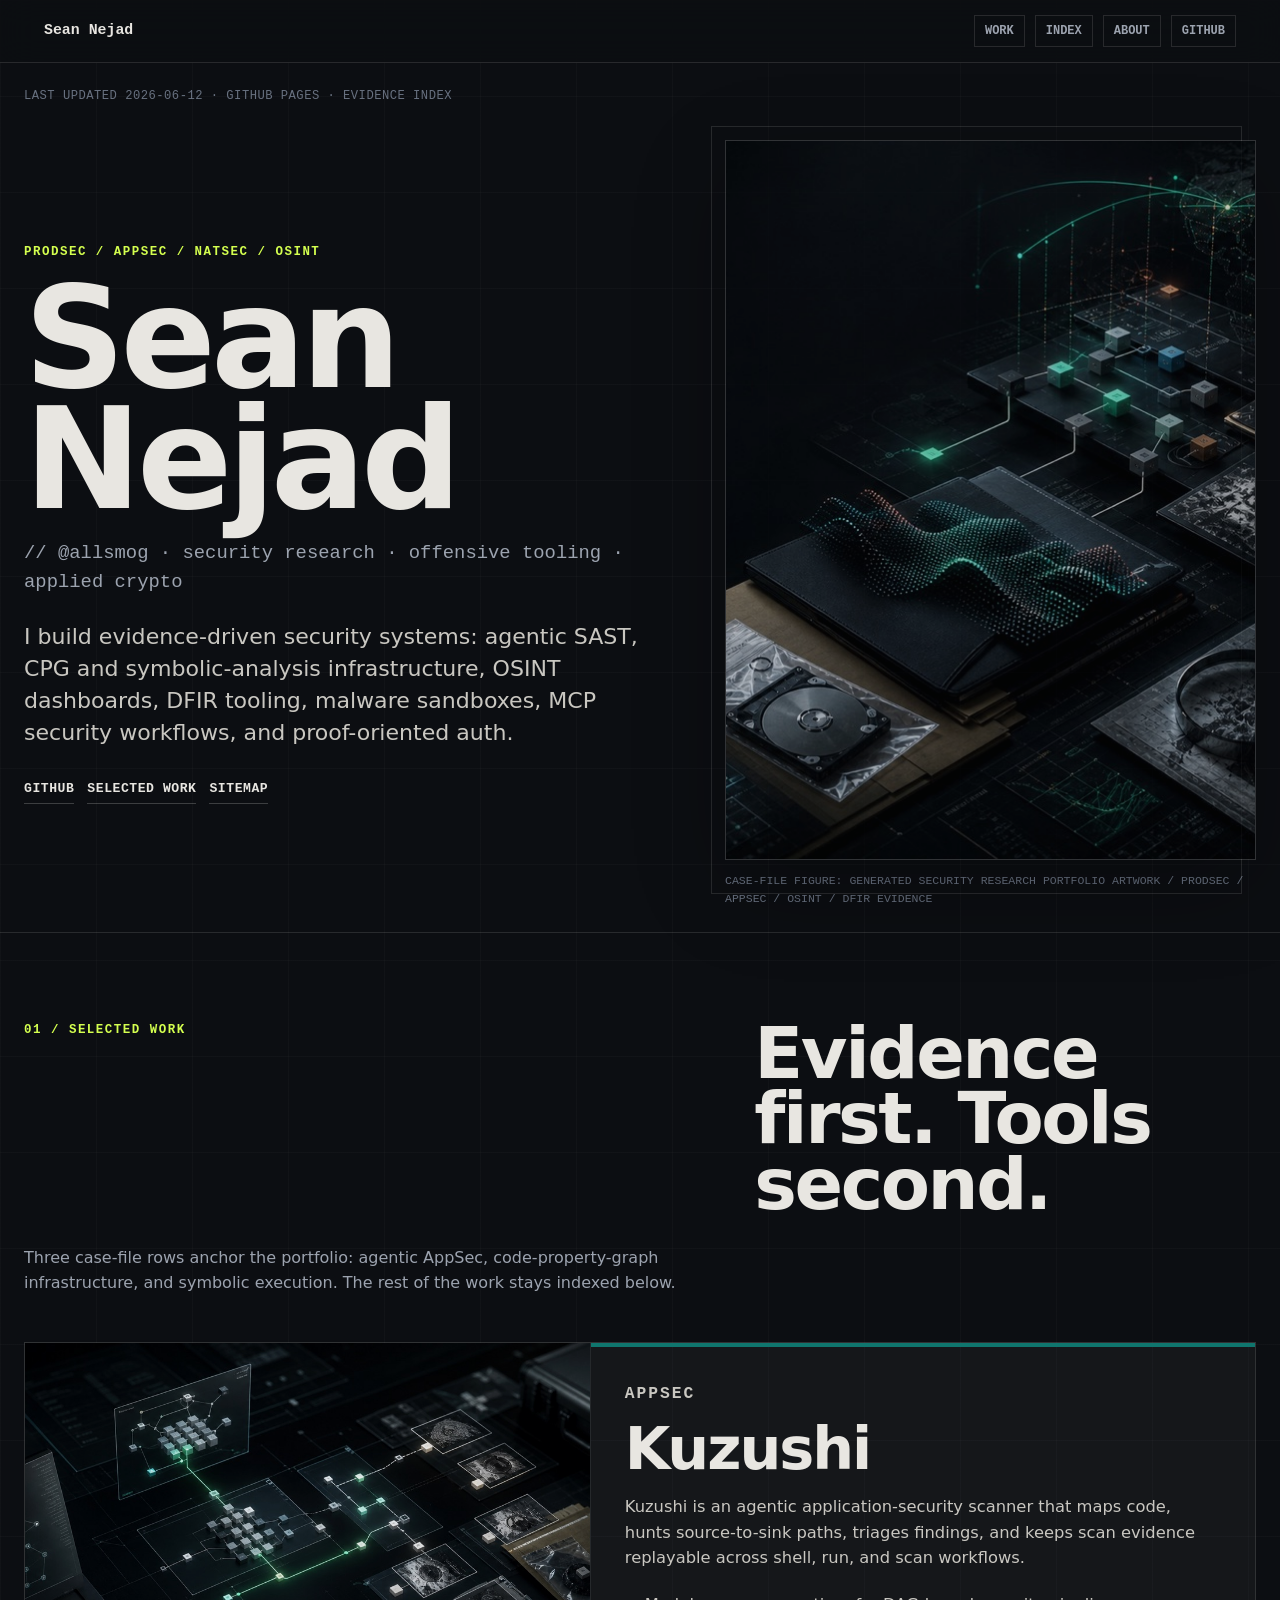
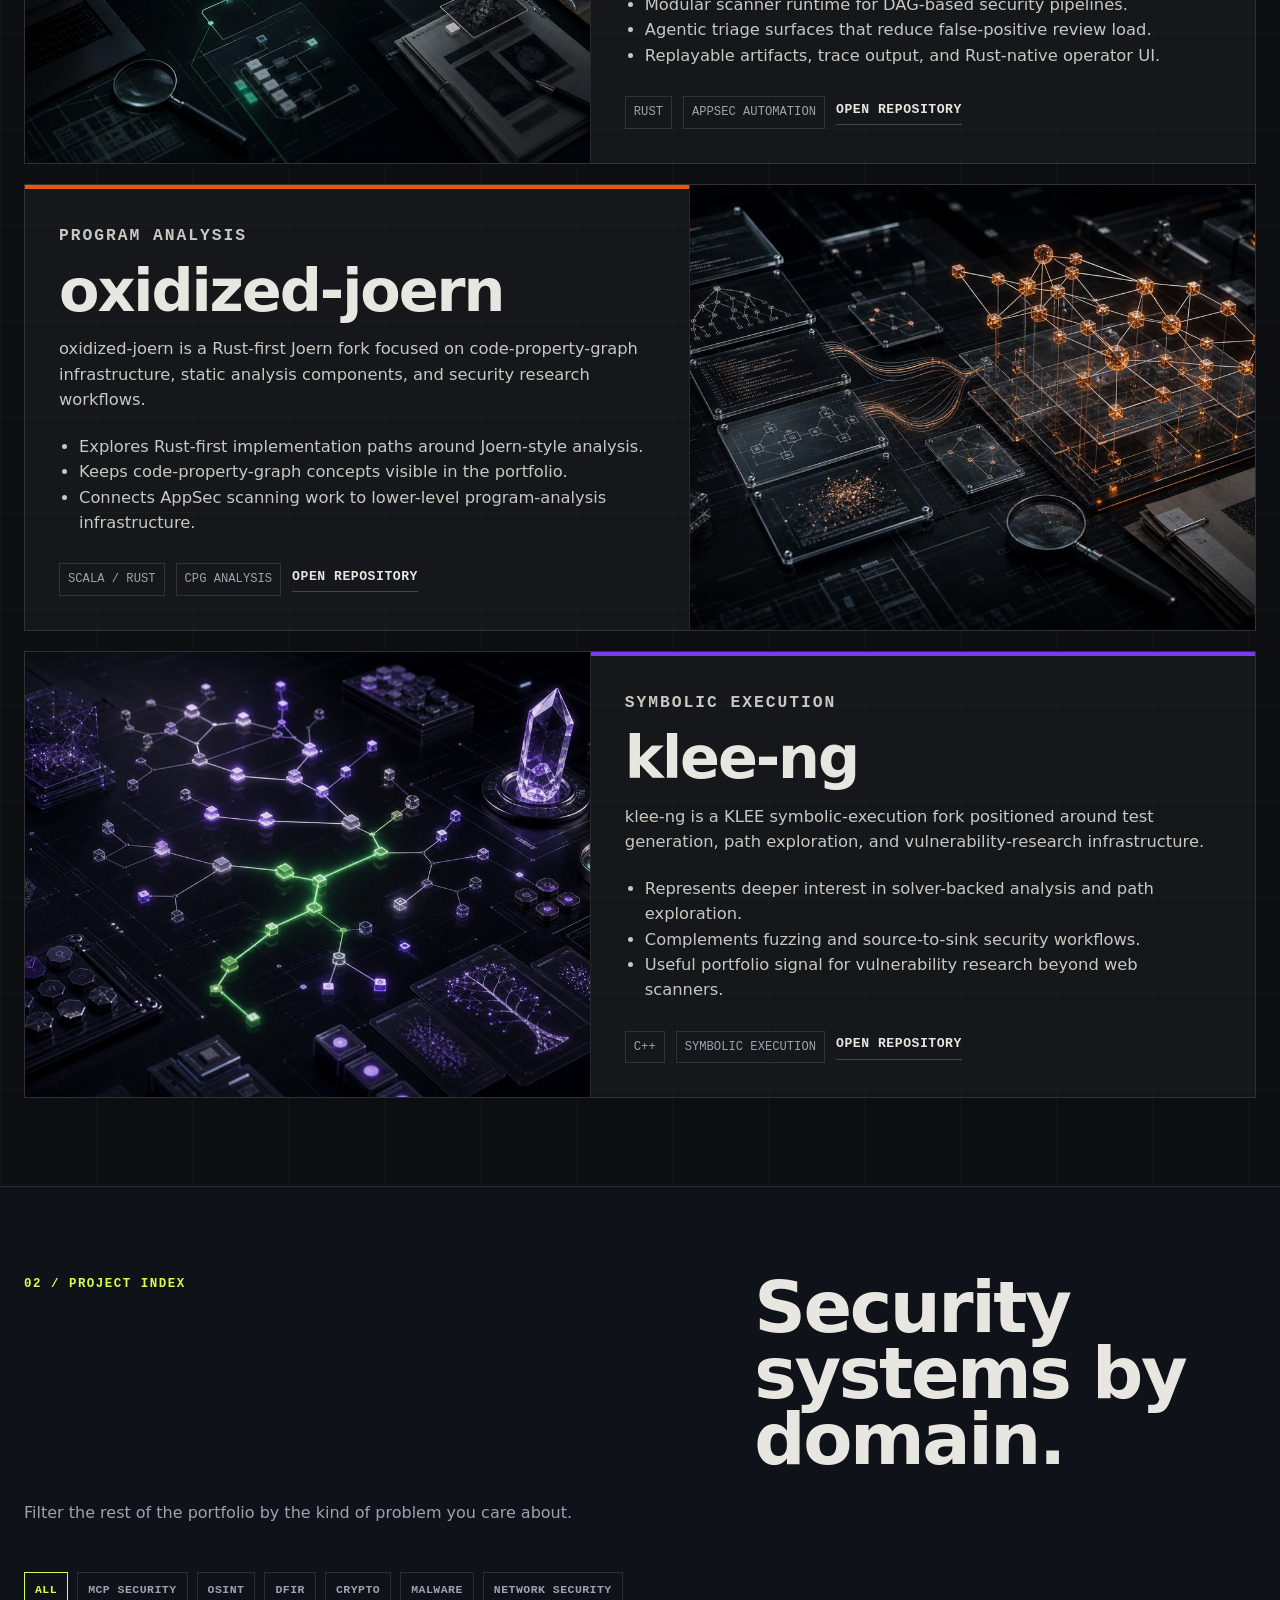
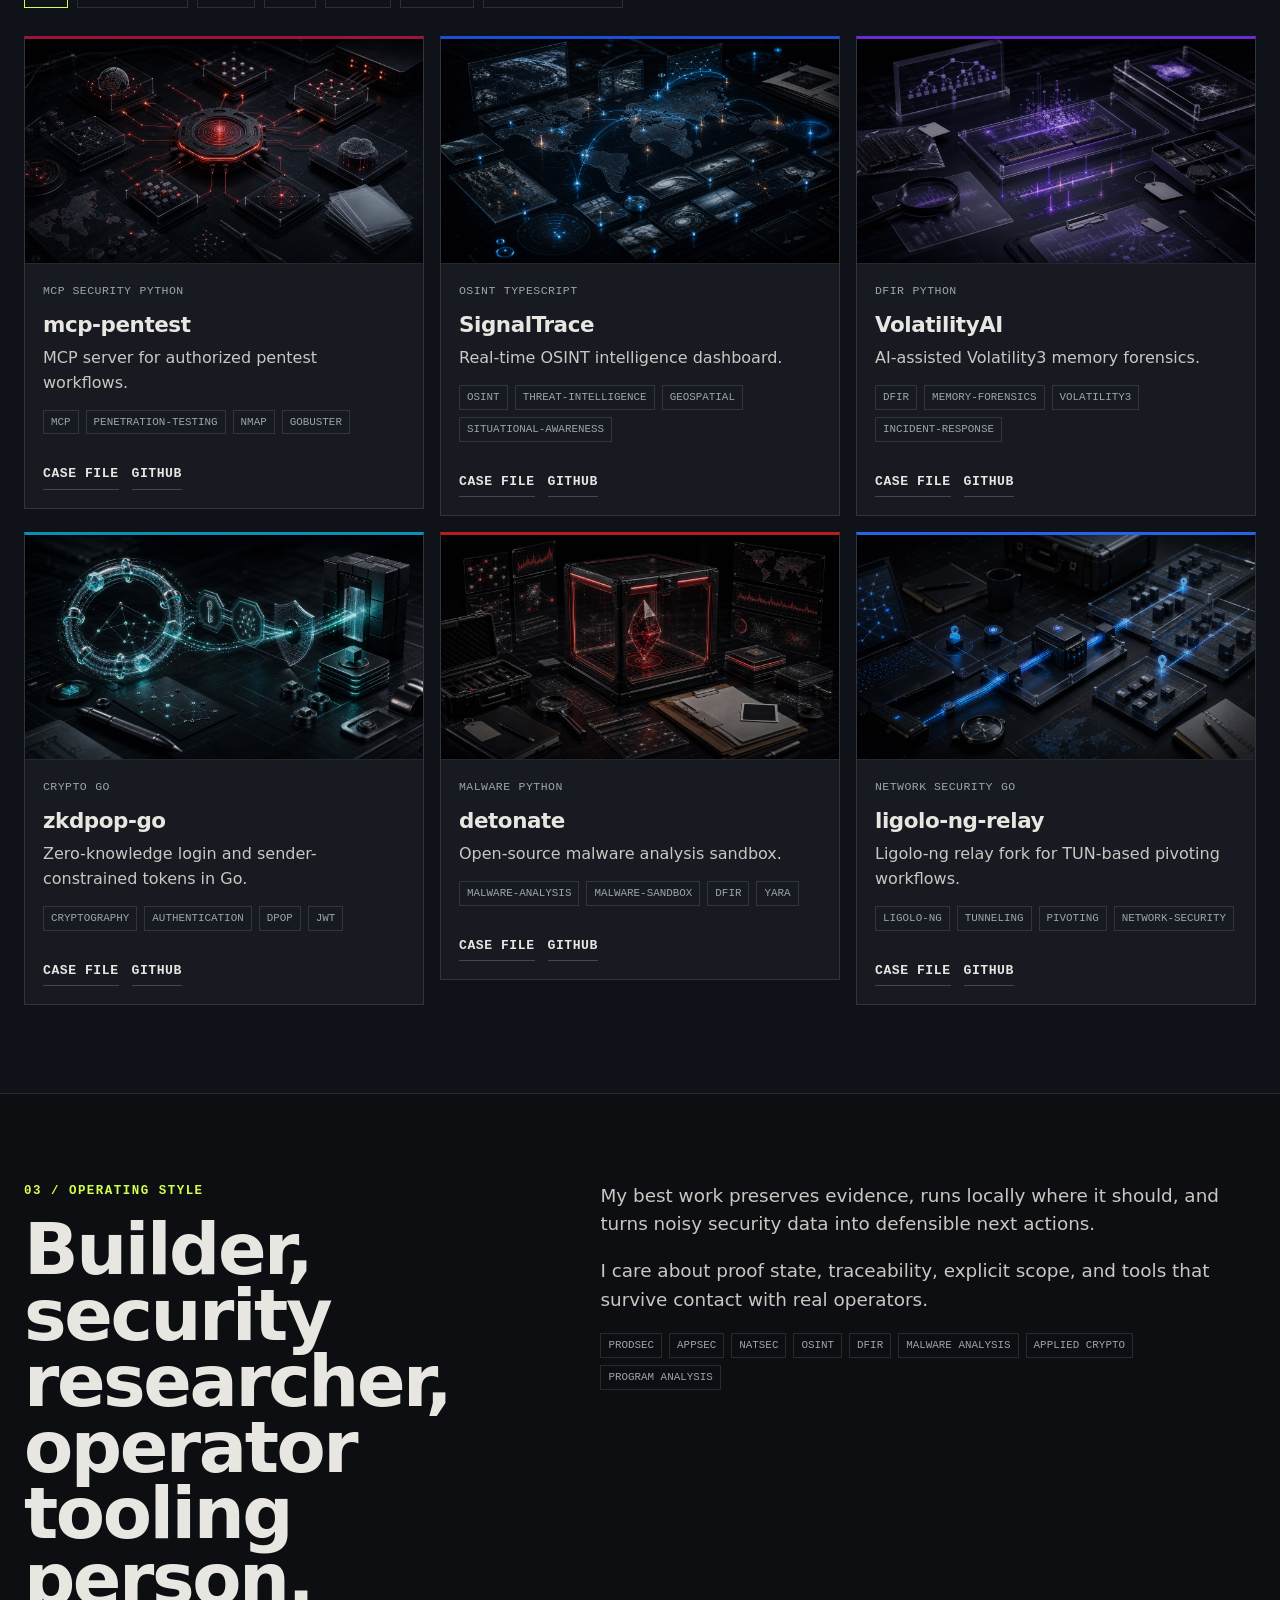
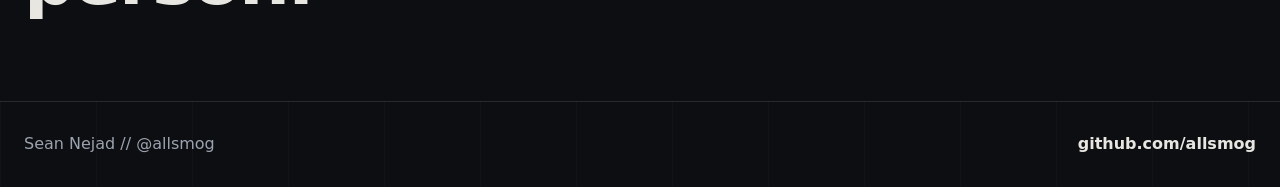
<file: index.html>
<!doctype html>
<html lang="en">
<head>
  <meta charset="utf-8">
  <meta name="viewport" content="width=device-width, initial-scale=1">
  <title>Sean Nejad / allsmog | ProdSec, AppSec, OSINT</title>
  <meta name="description" content="Sean Nejad / allsmog is a ProdSec and AppSec builder and security researcher working across OSINT, DFIR, program analysis, MCP security, malware analysis, and applied cryptography.">
  <meta name="author" content="Sean Nejad">
  <meta name="robots" content="index,follow,max-image-preview:large">
  <meta name="theme-color" content="#0c0e12">
  <link rel="canonical" href="https://allsmog.github.io/">
  <link rel="alternate" type="text/plain" href="/llms.txt" title="LLMs.txt">
  <link rel="preload" as="image" href="/assets/generated/sean-nejad-security-research-portfolio.jpg" fetchpriority="high">
  <meta property="og:type" content="website">
  <meta property="og:site_name" content="Sean Nejad / allsmog">
  <meta property="og:locale" content="en_US">
  <meta property="og:title" content="Sean Nejad / allsmog | ProdSec, AppSec, OSINT">
  <meta property="og:description" content="Sean Nejad / allsmog is a ProdSec and AppSec builder and security researcher working across OSINT, DFIR, program analysis, MCP security, malware analysis, and applied cryptography.">
  <meta property="og:url" content="https://allsmog.github.io/">
  <meta property="og:image" content="https://allsmog.github.io/assets/site-preview.jpg">
  <meta property="og:image:secure_url" content="https://allsmog.github.io/assets/site-preview.jpg">
  <meta property="og:image:type" content="image/jpeg">
  <meta property="og:image:width" content="1200">
  <meta property="og:image:height" content="630">
  <meta property="og:image:alt" content="Sean Nejad / allsmog security research portfolio preview for ProdSec, AppSec, OSINT, DFIR, and program analysis.">
  <meta name="twitter:card" content="summary_large_image">
  <meta name="twitter:title" content="Sean Nejad / allsmog | ProdSec, AppSec, OSINT">
  <meta name="twitter:description" content="Sean Nejad / allsmog is a ProdSec and AppSec builder and security researcher working across OSINT, DFIR, program analysis, MCP security, malware analysis, and applied cryptography.">
  <meta name="twitter:image" content="https://allsmog.github.io/assets/site-preview.jpg">
  <meta name="twitter:image:alt" content="Sean Nejad / allsmog security research portfolio preview for ProdSec, AppSec, OSINT, DFIR, and program analysis.">
  <link rel="stylesheet" href="/assets/site.css">
  <script type="application/ld+json">{"@context":"https://schema.org","@type":"ProfilePage","name":"Sean Nejad / allsmog","url":"https://allsmog.github.io","description":"Sean Nejad / allsmog is a ProdSec and AppSec builder and security researcher working across OSINT, DFIR, program analysis, MCP security, malware analysis, and applied cryptography.","image":{"@type":"ImageObject","url":"https://allsmog.github.io/assets/generated/sean-nejad-security-research-portfolio.jpg","contentUrl":"https://allsmog.github.io/assets/generated/sean-nejad-security-research-portfolio.jpg","width":1280,"height":720,"description":"Sean Nejad / allsmog security research portfolio preview for ProdSec, AppSec, OSINT, DFIR, and program analysis.","caption":"Sean Nejad / allsmog security research portfolio artwork."},"primaryImageOfPage":{"@type":"ImageObject","url":"https://allsmog.github.io/assets/site-preview.jpg","contentUrl":"https://allsmog.github.io/assets/site-preview.jpg","width":1200,"height":630,"description":"Sean Nejad / allsmog security research portfolio preview for ProdSec, AppSec, OSINT, DFIR, and program analysis.","caption":"Sean Nejad / allsmog portfolio social preview."},"mainEntity":{"@type":"Person","name":"Sean Nejad","alternateName":"allsmog","url":"https://allsmog.github.io","image":"https://allsmog.github.io/assets/generated/sean-nejad-security-research-portfolio.jpg","sameAs":["https://github.com/allsmog"],"jobTitle":"Security Researcher and Builder","knowsAbout":["Product Security","Application Security","OSINT","DFIR","Malware Analysis","Reverse Engineering","Applied Cryptography","AI Security","Program Analysis","Symbolic Execution"]},"hasPart":{"@type":"ItemList","itemListElement":[{"@type":"ListItem","position":1,"url":"https://allsmog.github.io/projects/kuzushi/","name":"Kuzushi","description":"Kuzushi is an agentic SAST scanner for AppSec teams, with source-to-sink hunting, AI triage, traceable findings, and replayable scan artifacts.","image":"https://allsmog.github.io/assets/generated/sean-nejad-kuzushi-agentic-appsec-scanner.jpg"},{"@type":"ListItem","position":2,"url":"https://allsmog.github.io/projects/mcp-pentest/","name":"mcp-pentest","description":"mcp-pentest is an MCP server for authorized pentest workflows with Nmap, Gobuster, OSINT context, AI-assisted triage, and reporting.","image":"https://allsmog.github.io/assets/generated/sean-nejad-mcp-pentest-security-automation.jpg"},{"@type":"ListItem","position":3,"url":"https://allsmog.github.io/projects/signaltrace/","name":"SignalTrace","description":"SignalTrace is a real-time OSINT dashboard for conflict, crisis, maritime, aviation, infrastructure, and humanitarian signals.","image":"https://allsmog.github.io/assets/generated/sean-nejad-signaltrace-osint-dashboard.jpg"},{"@type":"ListItem","position":4,"url":"https://allsmog.github.io/projects/volatilityai/","name":"VolatilityAI","description":"VolatilityAI is a Volatility3 memory-forensics companion for DFIR triage, timelines, report diffing, and grounded LLM-assisted investigation.","image":"https://allsmog.github.io/assets/generated/sean-nejad-volatilityai-dfir-memory-forensics.jpg"},{"@type":"ListItem","position":5,"url":"https://allsmog.github.io/projects/zkdpop-go/","name":"zkdpop-go","description":"zkdpop-go is a Go framework for Schnorr ZK login, DPoP-bound JWTs, proof-of-possession auth, and ready-to-use middleware.","image":"https://allsmog.github.io/assets/generated/sean-nejad-zkdpop-go-zero-knowledge-auth.jpg"},{"@type":"ListItem","position":6,"url":"https://allsmog.github.io/projects/detonate/","name":"detonate","description":"detonate is a malware-analysis sandbox with Docker, QEMU, telemetry, YARA, Suricata, threat-intel enrichment, and AI reports.","image":"https://allsmog.github.io/assets/generated/sean-nejad-detonate-malware-analysis-sandbox.jpg"},{"@type":"ListItem","position":7,"url":"https://allsmog.github.io/projects/oxidized-joern/","name":"oxidized-joern","description":"oxidized-joern is a Rust-first Joern fork exploring faster code-property-graph frontends and security-analysis components.","image":"https://allsmog.github.io/assets/generated/sean-nejad-oxidized-joern-code-property-graph.jpg"},{"@type":"ListItem","position":8,"url":"https://allsmog.github.io/projects/klee-ng/","name":"klee-ng","description":"klee-ng is a KLEE symbolic-execution fork for program analysis, test generation, and vulnerability-research workflows.","image":"https://allsmog.github.io/assets/generated/sean-nejad-klee-ng-symbolic-execution.jpg"},{"@type":"ListItem","position":9,"url":"https://allsmog.github.io/projects/ligolo-ng-relay/","name":"ligolo-ng-relay","description":"ligolo-ng-relay is a Ligolo-ng relay fork for TUN-based tunneling, pivoting, and authorized network-assessment workflows.","image":"https://allsmog.github.io/assets/generated/sean-nejad-ligolo-ng-relay-network-security.jpg"}]}}</script>
</head>
<body>
  <a class="skip-link" href="#main">Skip to content</a>
  <header class="site-header">
    <nav class="nav" aria-label="Primary navigation">
      <a class="brand" href="/">Sean Nejad</a>
      <div class="nav-links">
        <a href="/#work">work</a>
        <a href="/#index">index</a>
        <a href="/#about">about</a>
        <a href="https://github.com/allsmog">github</a>
      </div>
    </nav>
  </header>
  <main id="main">
    <section class="dossier-hero">
      <div class="hero-stamp">last updated 2026-06-12 · github pages · evidence index</div>
      <div class="dossier-hero-grid">
        <div class="identity-block">
          <p class="dossier-label">prodsec / appsec / natsec / osint</p>
          <h1>Sean Nejad</h1>
          <p class="identity-handle">// @allsmog · security research · offensive tooling · applied crypto</p>
          <p class="identity-line">I build evidence-driven security systems: agentic SAST, CPG and symbolic-analysis infrastructure, OSINT dashboards, DFIR tooling, malware sandboxes, MCP security workflows, and proof-oriented auth.</p>
          <div class="identity-links" aria-label="Primary links">
            <a href="https://github.com/allsmog">github</a>
            <a href="#work">selected work</a>
            <a href="/sitemap.xml">sitemap</a>
          </div>
        </div>
        <figure class="hero-figure">
          <img src="/assets/generated/sean-nejad-security-research-portfolio.jpg" alt="Sean Nejad / allsmog security research portfolio preview for ProdSec, AppSec, OSINT, DFIR, and program analysis." width="1280" height="720" fetchpriority="high" decoding="async">
          <figcaption>case-file figure: generated security research portfolio artwork / ProdSec / AppSec / OSINT / DFIR evidence</figcaption>
        </figure>
      </div>
    </section>

    <section class="page-section" id="work">
      <div class="section-inner">
        <div class="section-heading">
          <p class="section-index">01 / selected work</p>
          <h2>Evidence first. Tools second.</h2>
          <p>Three case-file rows anchor the portfolio: agentic AppSec, code-property-graph infrastructure, and symbolic execution. The rest of the work stays indexed below.</p>
        </div>
        <div class="feature-stack">
    <article class="feature-row" style="--project-accent: #0f766e">
      <a class="feature-art" href="/projects/kuzushi/" aria-label="Kuzushi project page">
        <img src="/assets/generated/sean-nejad-kuzushi-agentic-appsec-scanner.jpg" alt="Cinematic dark lab visualization of Kuzushi agentic AppSec scanning, evidence traces, and source-to-sink analysis nodes." width="1280" height="720" decoding="async">
      </a>
      <div class="feature-copy">
        <p class="dossier-label">AppSec</p>
        <h3><a href="/projects/kuzushi/">Kuzushi</a></h3>
        <p>Kuzushi is an agentic application-security scanner that maps code, hunts source-to-sink paths, triages findings, and keeps scan evidence replayable across shell, run, and scan workflows.</p>
        <ul><li>Modular scanner runtime for DAG-based security pipelines.</li><li>Agentic triage surfaces that reduce false-positive review load.</li><li>Replayable artifacts, trace output, and Rust-native operator UI.</li></ul>
        <div class="feature-meta">
          <span>Rust</span>
          <span>AppSec automation</span>
          <a class="text-link" href="https://github.com/allsmog/Kuzushi">open repository</a>
        </div>
      </div>
    </article>

    <article class="feature-row feature-row-reverse" style="--project-accent: #ea580c">
      <a class="feature-art" href="/projects/oxidized-joern/" aria-label="oxidized-joern project page">
        <img src="/assets/generated/sean-nejad-oxidized-joern-code-property-graph.jpg" alt="Cinematic dark program-analysis bench with orange code-property graph nodes, AST fragments, and dataflow layers for oxidized-joern." width="1280" height="720" decoding="async">
      </a>
      <div class="feature-copy">
        <p class="dossier-label">Program Analysis</p>
        <h3><a href="/projects/oxidized-joern/">oxidized-joern</a></h3>
        <p>oxidized-joern is a Rust-first Joern fork focused on code-property-graph infrastructure, static analysis components, and security research workflows.</p>
        <ul><li>Explores Rust-first implementation paths around Joern-style analysis.</li><li>Keeps code-property-graph concepts visible in the portfolio.</li><li>Connects AppSec scanning work to lower-level program-analysis infrastructure.</li></ul>
        <div class="feature-meta">
          <span>Scala / Rust</span>
          <span>CPG analysis</span>
          <a class="text-link" href="https://github.com/allsmog/oxidized-joern">open repository</a>
        </div>
      </div>
    </article>

    <article class="feature-row" style="--project-accent: #7c3aed">
      <a class="feature-art" href="/projects/klee-ng/" aria-label="klee-ng project page">
        <img src="/assets/generated/sean-nejad-klee-ng-symbolic-execution.jpg" alt="Cinematic dark symbolic-execution graph with purple constraint nodes, solver crystals, and a green solved path for klee-ng." width="1280" height="720" decoding="async">
      </a>
      <div class="feature-copy">
        <p class="dossier-label">Symbolic Execution</p>
        <h3><a href="/projects/klee-ng/">klee-ng</a></h3>
        <p>klee-ng is a KLEE symbolic-execution fork positioned around test generation, path exploration, and vulnerability-research infrastructure.</p>
        <ul><li>Represents deeper interest in solver-backed analysis and path exploration.</li><li>Complements fuzzing and source-to-sink security workflows.</li><li>Useful portfolio signal for vulnerability research beyond web scanners.</li></ul>
        <div class="feature-meta">
          <span>C++</span>
          <span>Symbolic execution</span>
          <a class="text-link" href="https://github.com/allsmog/klee-ng">open repository</a>
        </div>
      </div>
    </article>
  </div>
      </div>
    </section>

    <section class="page-section index-section" id="index">
      <div class="section-inner">
        <div class="section-heading">
          <p class="section-index">02 / project index</p>
          <h2>Security systems by domain.</h2>
          <p>Filter the rest of the portfolio by the kind of problem you care about.</p>
        </div>
        <div class="filter-row" aria-label="Project filters"><button class="filter-button active" type="button" data-filter="all">all</button><button class="filter-button" type="button" data-filter="MCP Security">MCP Security</button><button class="filter-button" type="button" data-filter="OSINT">OSINT</button><button class="filter-button" type="button" data-filter="DFIR">DFIR</button><button class="filter-button" type="button" data-filter="Crypto">Crypto</button><button class="filter-button" type="button" data-filter="Malware">Malware</button><button class="filter-button" type="button" data-filter="Network Security">Network Security</button></div>
        <div class="index-grid">
    <article class="index-card" data-domain="MCP Security" style="--project-accent: #9f1239">
      <a class="index-art" href="/projects/mcp-pentest/" aria-label="mcp-pentest project page">
        <img src="/assets/generated/sean-nejad-mcp-pentest-security-automation.jpg" alt="Cinematic dark lab visualization of MCP pentest security automation with scoped protocol nodes and evidence-report artifacts." width="1280" height="720" decoding="async">
      </a>
      <div class="index-card-body">
        <div class="index-meta">
          <span>MCP Security</span>
          <span>Python</span>
        </div>
        <h3><a href="/projects/mcp-pentest/">mcp-pentest</a></h3>
        <p>MCP server for authorized pentest workflows.</p>
        <div class="tag-row"><span class="tag">mcp</span><span class="tag">penetration-testing</span><span class="tag">nmap</span><span class="tag">gobuster</span></div>
        <div class="section-actions">
          <a class="text-link" href="/projects/mcp-pentest/">case file</a>
          <a class="text-link" href="https://github.com/allsmog/mcp-pentest">github</a>
        </div>
      </div>
    </article>

    <article class="index-card" data-domain="OSINT" style="--project-accent: #1d4ed8">
      <a class="index-art" href="/projects/signaltrace/" aria-label="SignalTrace project page">
        <img src="/assets/generated/sean-nejad-signaltrace-osint-dashboard.jpg" alt="Cinematic dark OSINT operations table with geospatial signal arcs, event beacons, and intelligence evidence tiles for SignalTrace." width="1280" height="720" decoding="async">
      </a>
      <div class="index-card-body">
        <div class="index-meta">
          <span>OSINT</span>
          <span>TypeScript</span>
        </div>
        <h3><a href="/projects/signaltrace/">SignalTrace</a></h3>
        <p>Real-time OSINT intelligence dashboard.</p>
        <div class="tag-row"><span class="tag">osint</span><span class="tag">threat-intelligence</span><span class="tag">geospatial</span><span class="tag">situational-awareness</span></div>
        <div class="section-actions">
          <a class="text-link" href="/projects/signaltrace/">case file</a>
          <a class="text-link" href="https://github.com/allsmog/SignalTrace">github</a>
        </div>
      </div>
    </article>

    <article class="index-card" data-domain="DFIR" style="--project-accent: #6d28d9">
      <a class="index-art" href="/projects/volatilityai/" aria-label="VolatilityAI project page">
        <img src="/assets/generated/sean-nejad-volatilityai-dfir-memory-forensics.jpg" alt="Cinematic dark DFIR bench with memory modules, process-tree evidence, and violet forensic timeline artifacts for VolatilityAI." width="1280" height="720" decoding="async">
      </a>
      <div class="index-card-body">
        <div class="index-meta">
          <span>DFIR</span>
          <span>Python</span>
        </div>
        <h3><a href="/projects/volatilityai/">VolatilityAI</a></h3>
        <p>AI-assisted Volatility3 memory forensics.</p>
        <div class="tag-row"><span class="tag">dfir</span><span class="tag">memory-forensics</span><span class="tag">volatility3</span><span class="tag">incident-response</span></div>
        <div class="section-actions">
          <a class="text-link" href="/projects/volatilityai/">case file</a>
          <a class="text-link" href="https://github.com/allsmog/VolatilityAI">github</a>
        </div>
      </div>
    </article>

    <article class="index-card" data-domain="Crypto" style="--project-accent: #0891b2">
      <a class="index-art" href="/projects/zkdpop-go/" aria-label="zkdpop-go project page">
        <img src="/assets/generated/sean-nejad-zkdpop-go-zero-knowledge-auth.jpg" alt="Cinematic dark cryptography visualization of zero-knowledge proof rings, sender-constrained tokens, and secure authentication flow for zkdpop-go." width="1280" height="720" decoding="async">
      </a>
      <div class="index-card-body">
        <div class="index-meta">
          <span>Crypto</span>
          <span>Go</span>
        </div>
        <h3><a href="/projects/zkdpop-go/">zkdpop-go</a></h3>
        <p>Zero-knowledge login and sender-constrained tokens in Go.</p>
        <div class="tag-row"><span class="tag">cryptography</span><span class="tag">authentication</span><span class="tag">dpop</span><span class="tag">jwt</span></div>
        <div class="section-actions">
          <a class="text-link" href="/projects/zkdpop-go/">case file</a>
          <a class="text-link" href="https://github.com/allsmog/zkdpop-go">github</a>
        </div>
      </div>
    </article>

    <article class="index-card" data-domain="Malware" style="--project-accent: #b91c1c">
      <a class="index-art" href="/projects/detonate/" aria-label="detonate project page">
        <img src="/assets/generated/sean-nejad-detonate-malware-analysis-sandbox.jpg" alt="Cinematic dark malware-analysis sandbox with sealed containment cube, red telemetry, and neutral evidence artifacts for detonate." width="1280" height="720" decoding="async">
      </a>
      <div class="index-card-body">
        <div class="index-meta">
          <span>Malware</span>
          <span>Python</span>
        </div>
        <h3><a href="/projects/detonate/">detonate</a></h3>
        <p>Open-source malware analysis sandbox.</p>
        <div class="tag-row"><span class="tag">malware-analysis</span><span class="tag">malware-sandbox</span><span class="tag">dfir</span><span class="tag">yara</span></div>
        <div class="section-actions">
          <a class="text-link" href="/projects/detonate/">case file</a>
          <a class="text-link" href="https://github.com/allsmog/detonate">github</a>
        </div>
      </div>
    </article>

    <article class="index-card" data-domain="Network Security" style="--project-accent: #2563eb">
      <a class="index-art" href="/projects/ligolo-ng-relay/" aria-label="ligolo-ng-relay project page">
        <img src="/assets/generated/sean-nejad-ligolo-ng-relay-network-security.jpg" alt="Cinematic dark network-security lab visualization of a blue relay tunnel path, scoped subnet tiles, and operator-controlled routing for ligolo-ng-relay." width="1280" height="720" decoding="async">
      </a>
      <div class="index-card-body">
        <div class="index-meta">
          <span>Network Security</span>
          <span>Go</span>
        </div>
        <h3><a href="/projects/ligolo-ng-relay/">ligolo-ng-relay</a></h3>
        <p>Ligolo-ng relay fork for TUN-based pivoting workflows.</p>
        <div class="tag-row"><span class="tag">ligolo-ng</span><span class="tag">tunneling</span><span class="tag">pivoting</span><span class="tag">network-security</span></div>
        <div class="section-actions">
          <a class="text-link" href="/projects/ligolo-ng-relay/">case file</a>
          <a class="text-link" href="https://github.com/allsmog/ligolo-ng-relay">github</a>
        </div>
      </div>
    </article>
  </div>
      </div>
    </section>

    <section class="page-section about-section" id="about">
      <div class="section-inner about-grid">
        <div>
          <p class="section-index">03 / operating style</p>
          <h2>Builder, security researcher, operator tooling person.</h2>
        </div>
        <div class="about-copy">
          <p>My best work preserves evidence, runs locally where it should, and turns noisy security data into defensible next actions.</p>
          <p>I care about proof state, traceability, explicit scope, and tools that survive contact with real operators.</p>
          <div class="tag-row"><span class="tag">ProdSec</span><span class="tag">AppSec</span><span class="tag">NatSec</span><span class="tag">OSINT</span><span class="tag">DFIR</span><span class="tag">malware analysis</span><span class="tag">applied crypto</span><span class="tag">program analysis</span></div>
        </div>
      </div>
    </section>
  </main>
  <footer class="site-footer" id="contact">
    <div class="footer-inner">
      <span>Sean Nejad <span class="muted">// @allsmog</span></span>
      <a href="https://github.com/allsmog">github.com/allsmog</a>
    </div>
  </footer>
  <script>
(() => {
  const buttons = [...document.querySelectorAll("[data-filter]")];
  const cards = [...document.querySelectorAll("[data-domain]")];
  for (const button of buttons) {
    button.addEventListener("click", () => {
      const filter = button.dataset.filter;
      for (const item of buttons) item.classList.toggle("active", item === button);
      for (const card of cards) {
        card.hidden = filter !== "all" && card.dataset.domain !== filter;
      }
    });
  }
})();
</script>
</body>
</html>
</file>
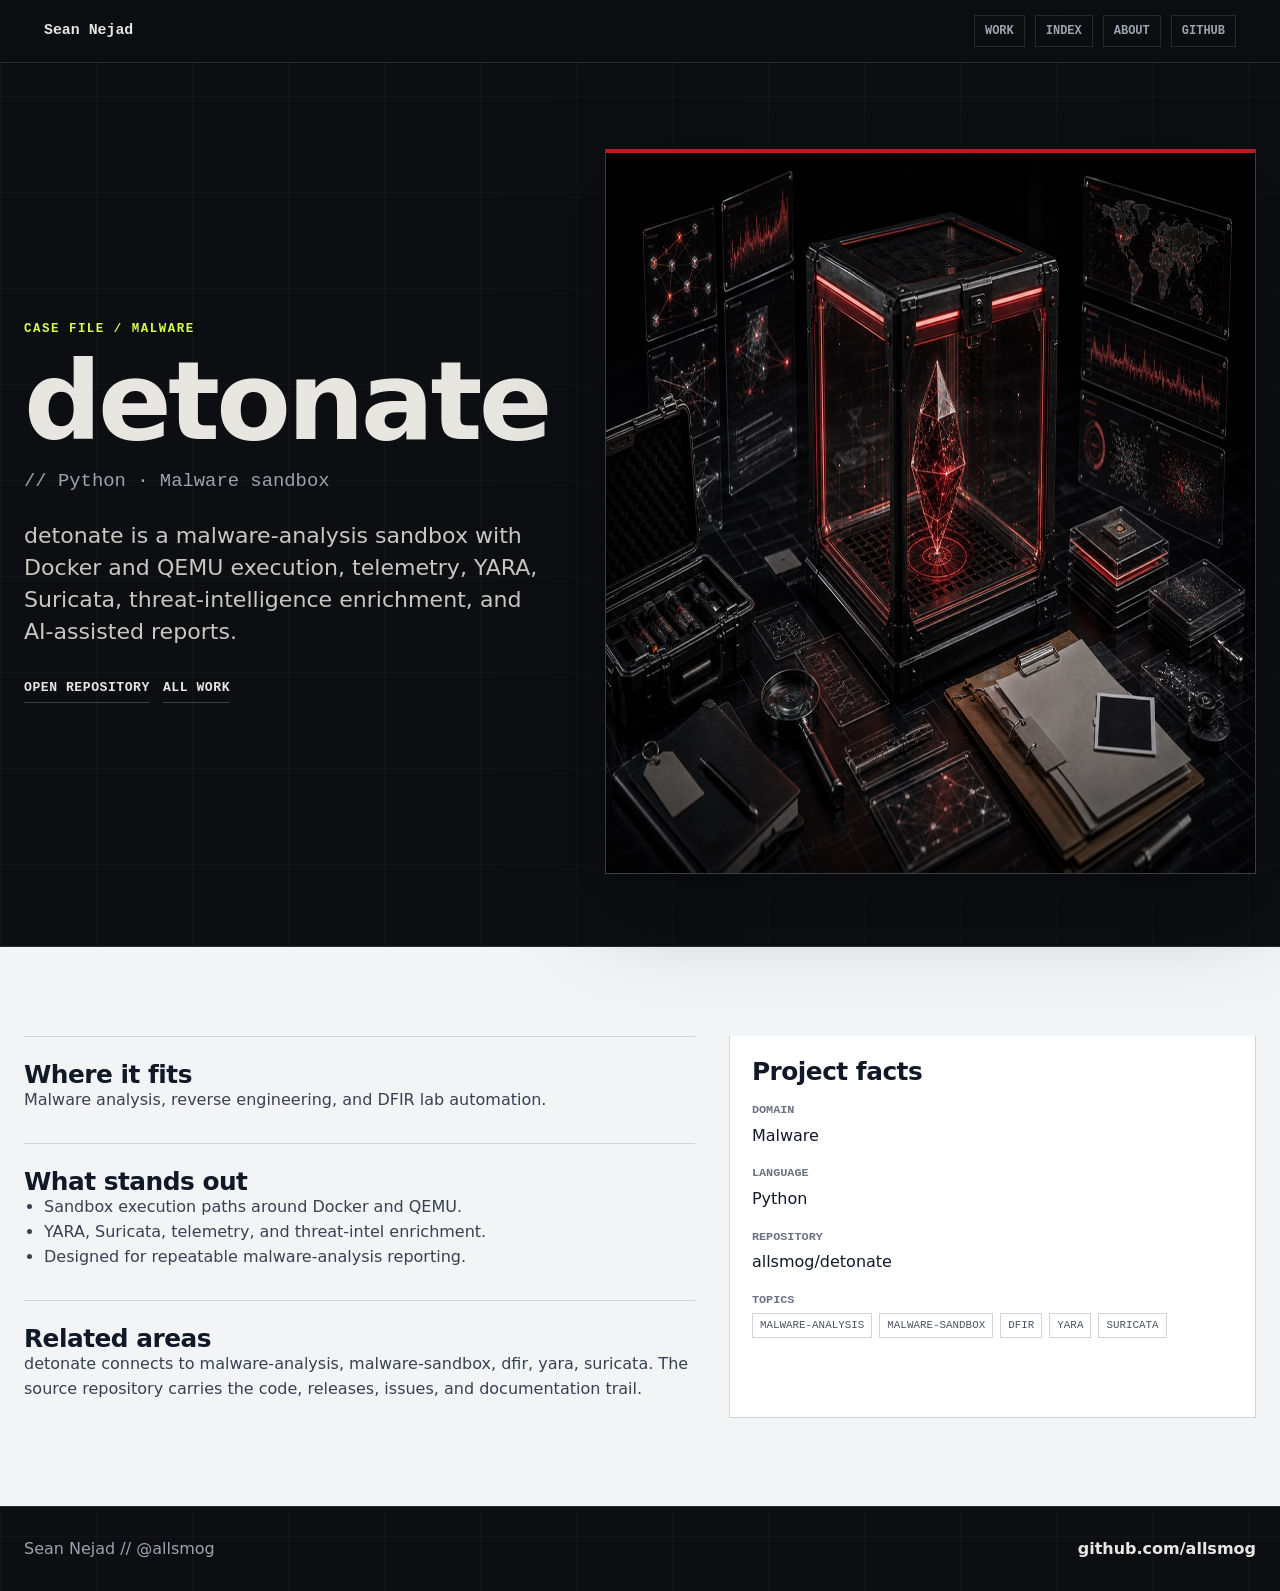
<file: projects/detonate/index.html>
<!doctype html>
<html lang="en">
<head>
  <meta charset="utf-8">
  <meta name="viewport" content="width=device-width, initial-scale=1">
  <title>detonate Malware Analysis Sandbox | Sean Nejad / allsmog</title>
  <meta name="description" content="detonate is a malware-analysis sandbox with Docker, QEMU, telemetry, YARA, Suricata, threat-intel enrichment, and AI reports.">
  <meta name="author" content="Sean Nejad">
  <meta name="robots" content="index,follow,max-image-preview:large">
  <meta name="theme-color" content="#0c0e12">
  <link rel="canonical" href="https://allsmog.github.io/projects/detonate/">
  <link rel="alternate" type="text/plain" href="/llms.txt" title="LLMs.txt">
  <link rel="preload" as="image" href="/assets/generated/sean-nejad-detonate-malware-analysis-sandbox.jpg" fetchpriority="high">
  <meta property="og:type" content="website">
  <meta property="og:site_name" content="Sean Nejad / allsmog">
  <meta property="og:locale" content="en_US">
  <meta property="og:title" content="detonate Malware Analysis Sandbox | Sean Nejad / allsmog">
  <meta property="og:description" content="detonate is a malware-analysis sandbox with Docker, QEMU, telemetry, YARA, Suricata, threat-intel enrichment, and AI reports.">
  <meta property="og:url" content="https://allsmog.github.io/projects/detonate/">
  <meta property="og:image" content="https://allsmog.github.io/assets/generated/sean-nejad-detonate-malware-analysis-sandbox.jpg">
  <meta property="og:image:secure_url" content="https://allsmog.github.io/assets/generated/sean-nejad-detonate-malware-analysis-sandbox.jpg">
  <meta property="og:image:type" content="image/jpeg">
  <meta property="og:image:width" content="1280">
  <meta property="og:image:height" content="720">
  <meta property="og:image:alt" content="Cinematic dark malware-analysis sandbox with sealed containment cube, red telemetry, and neutral evidence artifacts for detonate.">
  <meta name="twitter:card" content="summary_large_image">
  <meta name="twitter:title" content="detonate Malware Analysis Sandbox | Sean Nejad / allsmog">
  <meta name="twitter:description" content="detonate is a malware-analysis sandbox with Docker, QEMU, telemetry, YARA, Suricata, threat-intel enrichment, and AI reports.">
  <meta name="twitter:image" content="https://allsmog.github.io/assets/generated/sean-nejad-detonate-malware-analysis-sandbox.jpg">
  <meta name="twitter:image:alt" content="Cinematic dark malware-analysis sandbox with sealed containment cube, red telemetry, and neutral evidence artifacts for detonate.">
  <link rel="stylesheet" href="/assets/site.css">
  <script type="application/ld+json">{"@context":"https://schema.org","@type":"SoftwareSourceCode","name":"detonate","description":"detonate is a malware-analysis sandbox with Docker and QEMU execution, telemetry, YARA, Suricata, threat-intelligence enrichment, and AI-assisted reports.","image":{"@type":"ImageObject","url":"https://allsmog.github.io/assets/generated/sean-nejad-detonate-malware-analysis-sandbox.jpg","contentUrl":"https://allsmog.github.io/assets/generated/sean-nejad-detonate-malware-analysis-sandbox.jpg","width":1280,"height":720,"description":"Cinematic dark malware-analysis sandbox with sealed containment cube, red telemetry, and neutral evidence artifacts for detonate.","caption":"detonate artwork for safe malware-analysis sandboxing, telemetry, detection, enrichment, and repeatable reporting."},"thumbnailUrl":"https://allsmog.github.io/assets/generated/sean-nejad-detonate-malware-analysis-sandbox.jpg","codeRepository":"https://github.com/allsmog/detonate","programmingLanguage":"Python","author":{"@type":"Person","name":"Sean Nejad","alternateName":"allsmog","url":"https://allsmog.github.io"},"url":"https://allsmog.github.io/projects/detonate/","mainEntityOfPage":"https://allsmog.github.io/projects/detonate/","about":[{"@type":"Thing","name":"malware-analysis"},{"@type":"Thing","name":"malware-sandbox"},{"@type":"Thing","name":"dfir"},{"@type":"Thing","name":"yara"},{"@type":"Thing","name":"suricata"}],"keywords":"malware-analysis, malware-sandbox, dfir, yara, suricata"}</script>
</head>
<body>
  <a class="skip-link" href="#main">Skip to content</a>
  <header class="site-header">
    <nav class="nav" aria-label="Primary navigation">
      <a class="brand" href="/">Sean Nejad</a>
      <div class="nav-links">
        <a href="/#work">work</a>
        <a href="/#index">index</a>
        <a href="/#about">about</a>
        <a href="https://github.com/allsmog">github</a>
      </div>
    </nav>
  </header>
  <main id="main">
    <section class="project-dossier" style="--project-accent: #b91c1c">
      <div class="project-dossier-grid">
        <div class="project-dossier-copy">
          <p class="section-index">case file / Malware</p>
          <h1>detonate</h1>
          <p class="identity-handle">// Python · Malware sandbox</p>
          <p class="identity-line">detonate is a malware-analysis sandbox with Docker and QEMU execution, telemetry, YARA, Suricata, threat-intelligence enrichment, and AI-assisted reports.</p>
          <div class="identity-links">
            <a href="https://github.com/allsmog/detonate">open repository</a>
            <a href="/">all work</a>
          </div>
        </div>
        <figure class="project-dossier-art">
          <img src="/assets/generated/sean-nejad-detonate-malware-analysis-sandbox.jpg" alt="Cinematic dark malware-analysis sandbox with sealed containment cube, red telemetry, and neutral evidence artifacts for detonate." width="1280" height="720" fetchpriority="high" decoding="async">
        </figure>
      </div>
    </section>
    <article class="page-section project-article">
      <div class="section-inner project-layout">
        <div>
          <section class="content-block">
            <h2>Where it fits</h2>
            <p>Malware analysis, reverse engineering, and DFIR lab automation.</p>
          </section>
          <section class="content-block">
            <h2>What stands out</h2>
            <ul><li>Sandbox execution paths around Docker and QEMU.</li><li>YARA, Suricata, telemetry, and threat-intel enrichment.</li><li>Designed for repeatable malware-analysis reporting.</li></ul>
          </section>
          <section class="content-block">
            <h2>Related areas</h2>
            <p>detonate connects to malware-analysis, malware-sandbox, dfir, yara, suricata. The source repository carries the code, releases, issues, and documentation trail.</p>
          </section>
        </div>
        <aside class="fact-panel" aria-label="detonate facts">
          <h2>Project facts</h2>
          <dl class="fact-list">
            <div><dt>Domain</dt><dd>Malware</dd></div>
            <div><dt>Language</dt><dd>Python</dd></div>
            <div><dt>Repository</dt><dd><a href="https://github.com/allsmog/detonate">allsmog/detonate</a></dd></div>
            <div><dt>Topics</dt><dd><div class="tag-row"><span class="tag">malware-analysis</span><span class="tag">malware-sandbox</span><span class="tag">dfir</span><span class="tag">yara</span><span class="tag">suricata</span></div></dd></div>
          </dl>
        </aside>
      </div>
    </article>
  </main>
  <footer class="site-footer" id="contact">
    <div class="footer-inner">
      <span>Sean Nejad <span class="muted">// @allsmog</span></span>
      <a href="https://github.com/allsmog">github.com/allsmog</a>
    </div>
  </footer>

</body>
</html>
</file>
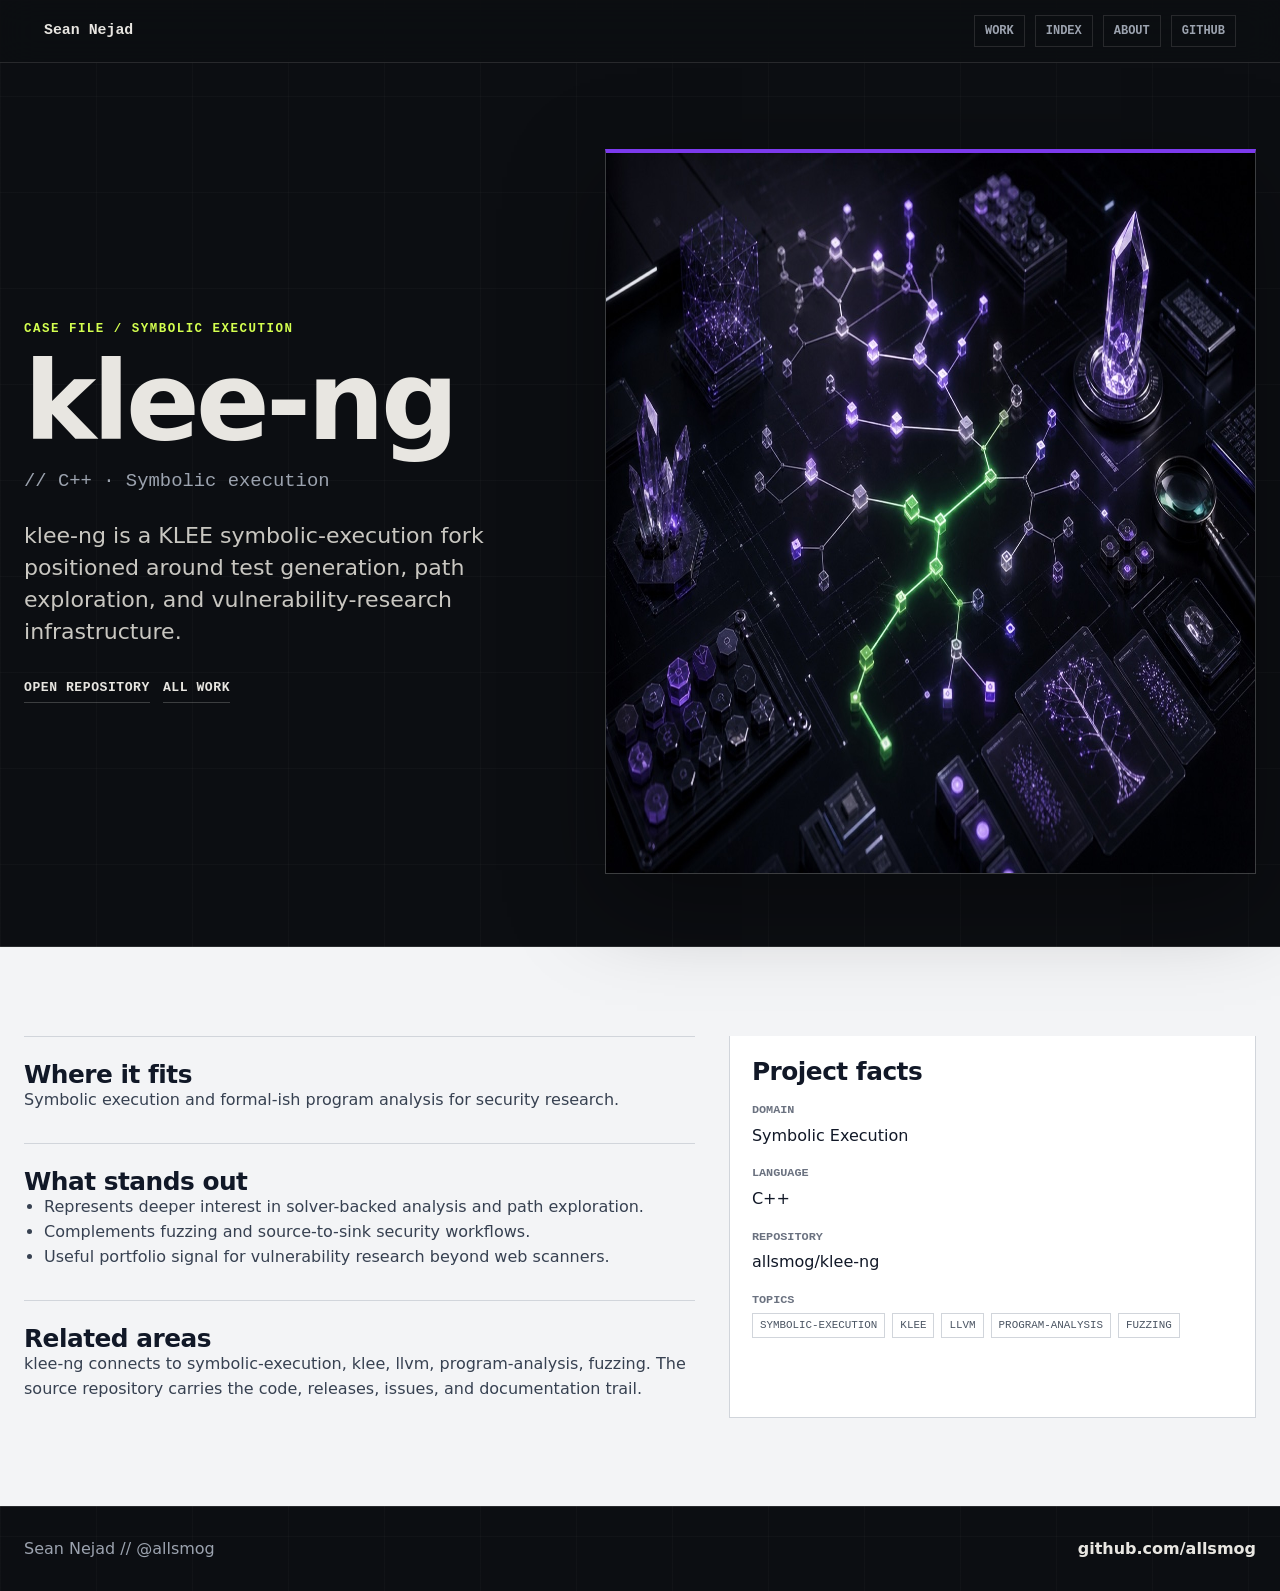
<file: projects/klee-ng/index.html>
<!doctype html>
<html lang="en">
<head>
  <meta charset="utf-8">
  <meta name="viewport" content="width=device-width, initial-scale=1">
  <title>klee-ng Symbolic Execution Research | Sean Nejad / allsmog</title>
  <meta name="description" content="klee-ng is a KLEE symbolic-execution fork for program analysis, test generation, and vulnerability-research workflows.">
  <meta name="author" content="Sean Nejad">
  <meta name="robots" content="index,follow,max-image-preview:large">
  <meta name="theme-color" content="#0c0e12">
  <link rel="canonical" href="https://allsmog.github.io/projects/klee-ng/">
  <link rel="alternate" type="text/plain" href="/llms.txt" title="LLMs.txt">
  <link rel="preload" as="image" href="/assets/generated/sean-nejad-klee-ng-symbolic-execution.jpg" fetchpriority="high">
  <meta property="og:type" content="website">
  <meta property="og:site_name" content="Sean Nejad / allsmog">
  <meta property="og:locale" content="en_US">
  <meta property="og:title" content="klee-ng Symbolic Execution Research | Sean Nejad / allsmog">
  <meta property="og:description" content="klee-ng is a KLEE symbolic-execution fork for program analysis, test generation, and vulnerability-research workflows.">
  <meta property="og:url" content="https://allsmog.github.io/projects/klee-ng/">
  <meta property="og:image" content="https://allsmog.github.io/assets/generated/sean-nejad-klee-ng-symbolic-execution.jpg">
  <meta property="og:image:secure_url" content="https://allsmog.github.io/assets/generated/sean-nejad-klee-ng-symbolic-execution.jpg">
  <meta property="og:image:type" content="image/jpeg">
  <meta property="og:image:width" content="1280">
  <meta property="og:image:height" content="720">
  <meta property="og:image:alt" content="Cinematic dark symbolic-execution graph with purple constraint nodes, solver crystals, and a green solved path for klee-ng.">
  <meta name="twitter:card" content="summary_large_image">
  <meta name="twitter:title" content="klee-ng Symbolic Execution Research | Sean Nejad / allsmog">
  <meta name="twitter:description" content="klee-ng is a KLEE symbolic-execution fork for program analysis, test generation, and vulnerability-research workflows.">
  <meta name="twitter:image" content="https://allsmog.github.io/assets/generated/sean-nejad-klee-ng-symbolic-execution.jpg">
  <meta name="twitter:image:alt" content="Cinematic dark symbolic-execution graph with purple constraint nodes, solver crystals, and a green solved path for klee-ng.">
  <link rel="stylesheet" href="/assets/site.css">
  <script type="application/ld+json">{"@context":"https://schema.org","@type":"SoftwareSourceCode","name":"klee-ng","description":"klee-ng is a KLEE symbolic-execution fork positioned around test generation, path exploration, and vulnerability-research infrastructure.","image":{"@type":"ImageObject","url":"https://allsmog.github.io/assets/generated/sean-nejad-klee-ng-symbolic-execution.jpg","contentUrl":"https://allsmog.github.io/assets/generated/sean-nejad-klee-ng-symbolic-execution.jpg","width":1280,"height":720,"description":"Cinematic dark symbolic-execution graph with purple constraint nodes, solver crystals, and a green solved path for klee-ng.","caption":"klee-ng artwork for symbolic execution, solver-backed path exploration, test generation, and vulnerability research."},"thumbnailUrl":"https://allsmog.github.io/assets/generated/sean-nejad-klee-ng-symbolic-execution.jpg","codeRepository":"https://github.com/allsmog/klee-ng","programmingLanguage":"C++","author":{"@type":"Person","name":"Sean Nejad","alternateName":"allsmog","url":"https://allsmog.github.io"},"url":"https://allsmog.github.io/projects/klee-ng/","mainEntityOfPage":"https://allsmog.github.io/projects/klee-ng/","about":[{"@type":"Thing","name":"symbolic-execution"},{"@type":"Thing","name":"klee"},{"@type":"Thing","name":"llvm"},{"@type":"Thing","name":"program-analysis"},{"@type":"Thing","name":"fuzzing"}],"keywords":"symbolic-execution, klee, llvm, program-analysis, fuzzing"}</script>
</head>
<body>
  <a class="skip-link" href="#main">Skip to content</a>
  <header class="site-header">
    <nav class="nav" aria-label="Primary navigation">
      <a class="brand" href="/">Sean Nejad</a>
      <div class="nav-links">
        <a href="/#work">work</a>
        <a href="/#index">index</a>
        <a href="/#about">about</a>
        <a href="https://github.com/allsmog">github</a>
      </div>
    </nav>
  </header>
  <main id="main">
    <section class="project-dossier" style="--project-accent: #7c3aed">
      <div class="project-dossier-grid">
        <div class="project-dossier-copy">
          <p class="section-index">case file / Symbolic Execution</p>
          <h1>klee-ng</h1>
          <p class="identity-handle">// C++ · Symbolic execution</p>
          <p class="identity-line">klee-ng is a KLEE symbolic-execution fork positioned around test generation, path exploration, and vulnerability-research infrastructure.</p>
          <div class="identity-links">
            <a href="https://github.com/allsmog/klee-ng">open repository</a>
            <a href="/">all work</a>
          </div>
        </div>
        <figure class="project-dossier-art">
          <img src="/assets/generated/sean-nejad-klee-ng-symbolic-execution.jpg" alt="Cinematic dark symbolic-execution graph with purple constraint nodes, solver crystals, and a green solved path for klee-ng." width="1280" height="720" fetchpriority="high" decoding="async">
        </figure>
      </div>
    </section>
    <article class="page-section project-article">
      <div class="section-inner project-layout">
        <div>
          <section class="content-block">
            <h2>Where it fits</h2>
            <p>Symbolic execution and formal-ish program analysis for security research.</p>
          </section>
          <section class="content-block">
            <h2>What stands out</h2>
            <ul><li>Represents deeper interest in solver-backed analysis and path exploration.</li><li>Complements fuzzing and source-to-sink security workflows.</li><li>Useful portfolio signal for vulnerability research beyond web scanners.</li></ul>
          </section>
          <section class="content-block">
            <h2>Related areas</h2>
            <p>klee-ng connects to symbolic-execution, klee, llvm, program-analysis, fuzzing. The source repository carries the code, releases, issues, and documentation trail.</p>
          </section>
        </div>
        <aside class="fact-panel" aria-label="klee-ng facts">
          <h2>Project facts</h2>
          <dl class="fact-list">
            <div><dt>Domain</dt><dd>Symbolic Execution</dd></div>
            <div><dt>Language</dt><dd>C++</dd></div>
            <div><dt>Repository</dt><dd><a href="https://github.com/allsmog/klee-ng">allsmog/klee-ng</a></dd></div>
            <div><dt>Topics</dt><dd><div class="tag-row"><span class="tag">symbolic-execution</span><span class="tag">klee</span><span class="tag">llvm</span><span class="tag">program-analysis</span><span class="tag">fuzzing</span></div></dd></div>
          </dl>
        </aside>
      </div>
    </article>
  </main>
  <footer class="site-footer" id="contact">
    <div class="footer-inner">
      <span>Sean Nejad <span class="muted">// @allsmog</span></span>
      <a href="https://github.com/allsmog">github.com/allsmog</a>
    </div>
  </footer>

</body>
</html>
</file>
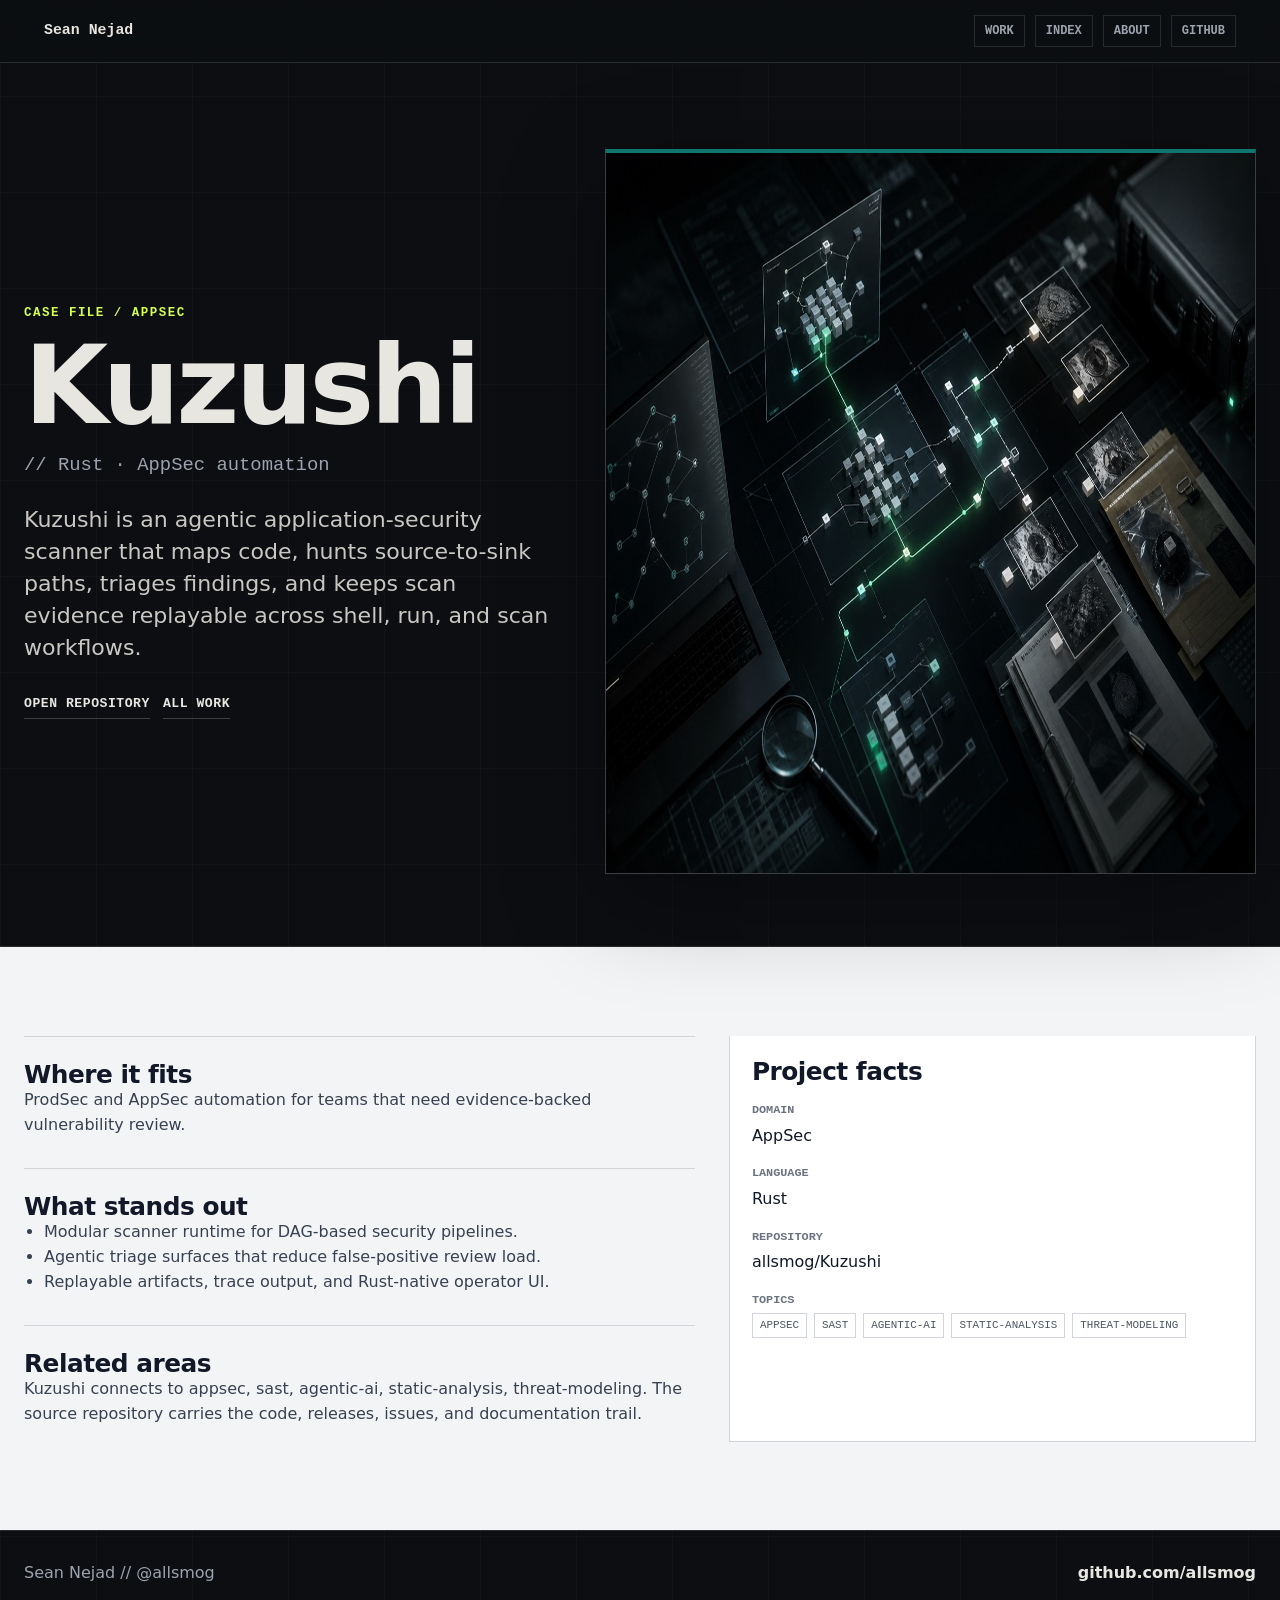
<file: projects/kuzushi/index.html>
<!doctype html>
<html lang="en">
<head>
  <meta charset="utf-8">
  <meta name="viewport" content="width=device-width, initial-scale=1">
  <title>Kuzushi Agentic SAST Scanner | Sean Nejad / allsmog</title>
  <meta name="description" content="Kuzushi is an agentic SAST scanner for AppSec teams, with source-to-sink hunting, AI triage, traceable findings, and replayable scan artifacts.">
  <meta name="author" content="Sean Nejad">
  <meta name="robots" content="index,follow,max-image-preview:large">
  <meta name="theme-color" content="#0c0e12">
  <link rel="canonical" href="https://allsmog.github.io/projects/kuzushi/">
  <link rel="alternate" type="text/plain" href="/llms.txt" title="LLMs.txt">
  <link rel="preload" as="image" href="/assets/generated/sean-nejad-kuzushi-agentic-appsec-scanner.jpg" fetchpriority="high">
  <meta property="og:type" content="website">
  <meta property="og:site_name" content="Sean Nejad / allsmog">
  <meta property="og:locale" content="en_US">
  <meta property="og:title" content="Kuzushi Agentic SAST Scanner | Sean Nejad / allsmog">
  <meta property="og:description" content="Kuzushi is an agentic SAST scanner for AppSec teams, with source-to-sink hunting, AI triage, traceable findings, and replayable scan artifacts.">
  <meta property="og:url" content="https://allsmog.github.io/projects/kuzushi/">
  <meta property="og:image" content="https://allsmog.github.io/assets/generated/sean-nejad-kuzushi-agentic-appsec-scanner.jpg">
  <meta property="og:image:secure_url" content="https://allsmog.github.io/assets/generated/sean-nejad-kuzushi-agentic-appsec-scanner.jpg">
  <meta property="og:image:type" content="image/jpeg">
  <meta property="og:image:width" content="1280">
  <meta property="og:image:height" content="720">
  <meta property="og:image:alt" content="Cinematic dark lab visualization of Kuzushi agentic AppSec scanning, evidence traces, and source-to-sink analysis nodes.">
  <meta name="twitter:card" content="summary_large_image">
  <meta name="twitter:title" content="Kuzushi Agentic SAST Scanner | Sean Nejad / allsmog">
  <meta name="twitter:description" content="Kuzushi is an agentic SAST scanner for AppSec teams, with source-to-sink hunting, AI triage, traceable findings, and replayable scan artifacts.">
  <meta name="twitter:image" content="https://allsmog.github.io/assets/generated/sean-nejad-kuzushi-agentic-appsec-scanner.jpg">
  <meta name="twitter:image:alt" content="Cinematic dark lab visualization of Kuzushi agentic AppSec scanning, evidence traces, and source-to-sink analysis nodes.">
  <link rel="stylesheet" href="/assets/site.css">
  <script type="application/ld+json">{"@context":"https://schema.org","@type":"SoftwareSourceCode","name":"Kuzushi","description":"Kuzushi is an agentic application-security scanner that maps code, hunts source-to-sink paths, triages findings, and keeps scan evidence replayable across shell, run, and scan workflows.","image":{"@type":"ImageObject","url":"https://allsmog.github.io/assets/generated/sean-nejad-kuzushi-agentic-appsec-scanner.jpg","contentUrl":"https://allsmog.github.io/assets/generated/sean-nejad-kuzushi-agentic-appsec-scanner.jpg","width":1280,"height":720,"description":"Cinematic dark lab visualization of Kuzushi agentic AppSec scanning, evidence traces, and source-to-sink analysis nodes.","caption":"Kuzushi agentic AppSec scanner artwork for source-to-sink security analysis and evidence-backed triage."},"thumbnailUrl":"https://allsmog.github.io/assets/generated/sean-nejad-kuzushi-agentic-appsec-scanner.jpg","codeRepository":"https://github.com/allsmog/Kuzushi","programmingLanguage":"Rust","author":{"@type":"Person","name":"Sean Nejad","alternateName":"allsmog","url":"https://allsmog.github.io"},"url":"https://allsmog.github.io/projects/kuzushi/","mainEntityOfPage":"https://allsmog.github.io/projects/kuzushi/","about":[{"@type":"Thing","name":"appsec"},{"@type":"Thing","name":"sast"},{"@type":"Thing","name":"agentic-ai"},{"@type":"Thing","name":"static-analysis"},{"@type":"Thing","name":"threat-modeling"}],"keywords":"appsec, sast, agentic-ai, static-analysis, threat-modeling"}</script>
</head>
<body>
  <a class="skip-link" href="#main">Skip to content</a>
  <header class="site-header">
    <nav class="nav" aria-label="Primary navigation">
      <a class="brand" href="/">Sean Nejad</a>
      <div class="nav-links">
        <a href="/#work">work</a>
        <a href="/#index">index</a>
        <a href="/#about">about</a>
        <a href="https://github.com/allsmog">github</a>
      </div>
    </nav>
  </header>
  <main id="main">
    <section class="project-dossier" style="--project-accent: #0f766e">
      <div class="project-dossier-grid">
        <div class="project-dossier-copy">
          <p class="section-index">case file / AppSec</p>
          <h1>Kuzushi</h1>
          <p class="identity-handle">// Rust · AppSec automation</p>
          <p class="identity-line">Kuzushi is an agentic application-security scanner that maps code, hunts source-to-sink paths, triages findings, and keeps scan evidence replayable across shell, run, and scan workflows.</p>
          <div class="identity-links">
            <a href="https://github.com/allsmog/Kuzushi">open repository</a>
            <a href="/">all work</a>
          </div>
        </div>
        <figure class="project-dossier-art">
          <img src="/assets/generated/sean-nejad-kuzushi-agentic-appsec-scanner.jpg" alt="Cinematic dark lab visualization of Kuzushi agentic AppSec scanning, evidence traces, and source-to-sink analysis nodes." width="1280" height="720" fetchpriority="high" decoding="async">
        </figure>
      </div>
    </section>
    <article class="page-section project-article">
      <div class="section-inner project-layout">
        <div>
          <section class="content-block">
            <h2>Where it fits</h2>
            <p>ProdSec and AppSec automation for teams that need evidence-backed vulnerability review.</p>
          </section>
          <section class="content-block">
            <h2>What stands out</h2>
            <ul><li>Modular scanner runtime for DAG-based security pipelines.</li><li>Agentic triage surfaces that reduce false-positive review load.</li><li>Replayable artifacts, trace output, and Rust-native operator UI.</li></ul>
          </section>
          <section class="content-block">
            <h2>Related areas</h2>
            <p>Kuzushi connects to appsec, sast, agentic-ai, static-analysis, threat-modeling. The source repository carries the code, releases, issues, and documentation trail.</p>
          </section>
        </div>
        <aside class="fact-panel" aria-label="Kuzushi facts">
          <h2>Project facts</h2>
          <dl class="fact-list">
            <div><dt>Domain</dt><dd>AppSec</dd></div>
            <div><dt>Language</dt><dd>Rust</dd></div>
            <div><dt>Repository</dt><dd><a href="https://github.com/allsmog/Kuzushi">allsmog/Kuzushi</a></dd></div>
            <div><dt>Topics</dt><dd><div class="tag-row"><span class="tag">appsec</span><span class="tag">sast</span><span class="tag">agentic-ai</span><span class="tag">static-analysis</span><span class="tag">threat-modeling</span></div></dd></div>
          </dl>
        </aside>
      </div>
    </article>
  </main>
  <footer class="site-footer" id="contact">
    <div class="footer-inner">
      <span>Sean Nejad <span class="muted">// @allsmog</span></span>
      <a href="https://github.com/allsmog">github.com/allsmog</a>
    </div>
  </footer>

</body>
</html>
</file>
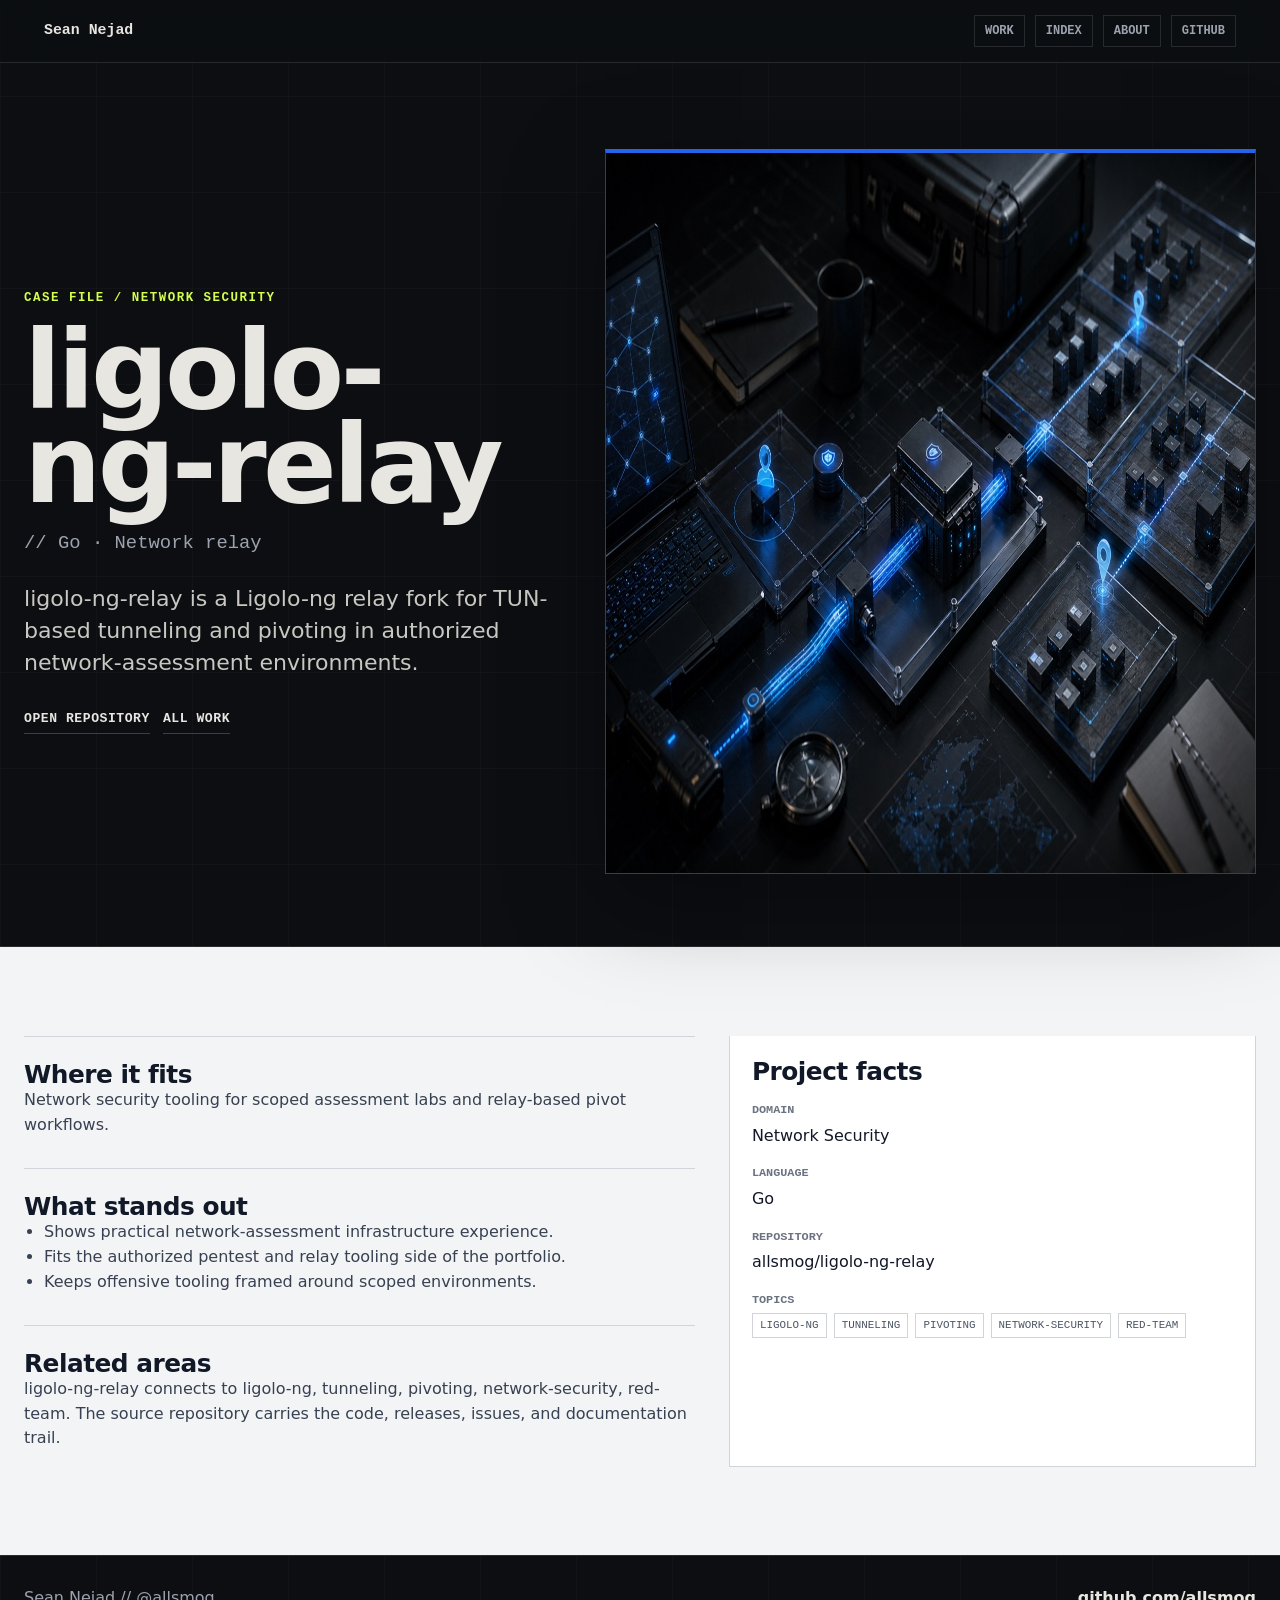
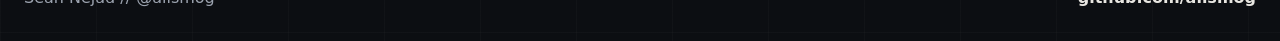
<file: projects/ligolo-ng-relay/index.html>
<!doctype html>
<html lang="en">
<head>
  <meta charset="utf-8">
  <meta name="viewport" content="width=device-width, initial-scale=1">
  <title>ligolo-ng-relay Network Security Tooling | Sean Nejad / allsmog</title>
  <meta name="description" content="ligolo-ng-relay is a Ligolo-ng relay fork for TUN-based tunneling, pivoting, and authorized network-assessment workflows.">
  <meta name="author" content="Sean Nejad">
  <meta name="robots" content="index,follow,max-image-preview:large">
  <meta name="theme-color" content="#0c0e12">
  <link rel="canonical" href="https://allsmog.github.io/projects/ligolo-ng-relay/">
  <link rel="alternate" type="text/plain" href="/llms.txt" title="LLMs.txt">
  <link rel="preload" as="image" href="/assets/generated/sean-nejad-ligolo-ng-relay-network-security.jpg" fetchpriority="high">
  <meta property="og:type" content="website">
  <meta property="og:site_name" content="Sean Nejad / allsmog">
  <meta property="og:locale" content="en_US">
  <meta property="og:title" content="ligolo-ng-relay Network Security Tooling | Sean Nejad / allsmog">
  <meta property="og:description" content="ligolo-ng-relay is a Ligolo-ng relay fork for TUN-based tunneling, pivoting, and authorized network-assessment workflows.">
  <meta property="og:url" content="https://allsmog.github.io/projects/ligolo-ng-relay/">
  <meta property="og:image" content="https://allsmog.github.io/assets/generated/sean-nejad-ligolo-ng-relay-network-security.jpg">
  <meta property="og:image:secure_url" content="https://allsmog.github.io/assets/generated/sean-nejad-ligolo-ng-relay-network-security.jpg">
  <meta property="og:image:type" content="image/jpeg">
  <meta property="og:image:width" content="1280">
  <meta property="og:image:height" content="720">
  <meta property="og:image:alt" content="Cinematic dark network-security lab visualization of a blue relay tunnel path, scoped subnet tiles, and operator-controlled routing for ligolo-ng-relay.">
  <meta name="twitter:card" content="summary_large_image">
  <meta name="twitter:title" content="ligolo-ng-relay Network Security Tooling | Sean Nejad / allsmog">
  <meta name="twitter:description" content="ligolo-ng-relay is a Ligolo-ng relay fork for TUN-based tunneling, pivoting, and authorized network-assessment workflows.">
  <meta name="twitter:image" content="https://allsmog.github.io/assets/generated/sean-nejad-ligolo-ng-relay-network-security.jpg">
  <meta name="twitter:image:alt" content="Cinematic dark network-security lab visualization of a blue relay tunnel path, scoped subnet tiles, and operator-controlled routing for ligolo-ng-relay.">
  <link rel="stylesheet" href="/assets/site.css">
  <script type="application/ld+json">{"@context":"https://schema.org","@type":"SoftwareSourceCode","name":"ligolo-ng-relay","description":"ligolo-ng-relay is a Ligolo-ng relay fork for TUN-based tunneling and pivoting in authorized network-assessment environments.","image":{"@type":"ImageObject","url":"https://allsmog.github.io/assets/generated/sean-nejad-ligolo-ng-relay-network-security.jpg","contentUrl":"https://allsmog.github.io/assets/generated/sean-nejad-ligolo-ng-relay-network-security.jpg","width":1280,"height":720,"description":"Cinematic dark network-security lab visualization of a blue relay tunnel path, scoped subnet tiles, and operator-controlled routing for ligolo-ng-relay.","caption":"ligolo-ng-relay artwork for authorized network-security tunneling, relay infrastructure, and scoped pivot workflows."},"thumbnailUrl":"https://allsmog.github.io/assets/generated/sean-nejad-ligolo-ng-relay-network-security.jpg","codeRepository":"https://github.com/allsmog/ligolo-ng-relay","programmingLanguage":"Go","author":{"@type":"Person","name":"Sean Nejad","alternateName":"allsmog","url":"https://allsmog.github.io"},"url":"https://allsmog.github.io/projects/ligolo-ng-relay/","mainEntityOfPage":"https://allsmog.github.io/projects/ligolo-ng-relay/","about":[{"@type":"Thing","name":"ligolo-ng"},{"@type":"Thing","name":"tunneling"},{"@type":"Thing","name":"pivoting"},{"@type":"Thing","name":"network-security"},{"@type":"Thing","name":"red-team"}],"keywords":"ligolo-ng, tunneling, pivoting, network-security, red-team"}</script>
</head>
<body>
  <a class="skip-link" href="#main">Skip to content</a>
  <header class="site-header">
    <nav class="nav" aria-label="Primary navigation">
      <a class="brand" href="/">Sean Nejad</a>
      <div class="nav-links">
        <a href="/#work">work</a>
        <a href="/#index">index</a>
        <a href="/#about">about</a>
        <a href="https://github.com/allsmog">github</a>
      </div>
    </nav>
  </header>
  <main id="main">
    <section class="project-dossier" style="--project-accent: #2563eb">
      <div class="project-dossier-grid">
        <div class="project-dossier-copy">
          <p class="section-index">case file / Network Security</p>
          <h1>ligolo-ng-relay</h1>
          <p class="identity-handle">// Go · Network relay</p>
          <p class="identity-line">ligolo-ng-relay is a Ligolo-ng relay fork for TUN-based tunneling and pivoting in authorized network-assessment environments.</p>
          <div class="identity-links">
            <a href="https://github.com/allsmog/ligolo-ng-relay">open repository</a>
            <a href="/">all work</a>
          </div>
        </div>
        <figure class="project-dossier-art">
          <img src="/assets/generated/sean-nejad-ligolo-ng-relay-network-security.jpg" alt="Cinematic dark network-security lab visualization of a blue relay tunnel path, scoped subnet tiles, and operator-controlled routing for ligolo-ng-relay." width="1280" height="720" fetchpriority="high" decoding="async">
        </figure>
      </div>
    </section>
    <article class="page-section project-article">
      <div class="section-inner project-layout">
        <div>
          <section class="content-block">
            <h2>Where it fits</h2>
            <p>Network security tooling for scoped assessment labs and relay-based pivot workflows.</p>
          </section>
          <section class="content-block">
            <h2>What stands out</h2>
            <ul><li>Shows practical network-assessment infrastructure experience.</li><li>Fits the authorized pentest and relay tooling side of the portfolio.</li><li>Keeps offensive tooling framed around scoped environments.</li></ul>
          </section>
          <section class="content-block">
            <h2>Related areas</h2>
            <p>ligolo-ng-relay connects to ligolo-ng, tunneling, pivoting, network-security, red-team. The source repository carries the code, releases, issues, and documentation trail.</p>
          </section>
        </div>
        <aside class="fact-panel" aria-label="ligolo-ng-relay facts">
          <h2>Project facts</h2>
          <dl class="fact-list">
            <div><dt>Domain</dt><dd>Network Security</dd></div>
            <div><dt>Language</dt><dd>Go</dd></div>
            <div><dt>Repository</dt><dd><a href="https://github.com/allsmog/ligolo-ng-relay">allsmog/ligolo-ng-relay</a></dd></div>
            <div><dt>Topics</dt><dd><div class="tag-row"><span class="tag">ligolo-ng</span><span class="tag">tunneling</span><span class="tag">pivoting</span><span class="tag">network-security</span><span class="tag">red-team</span></div></dd></div>
          </dl>
        </aside>
      </div>
    </article>
  </main>
  <footer class="site-footer" id="contact">
    <div class="footer-inner">
      <span>Sean Nejad <span class="muted">// @allsmog</span></span>
      <a href="https://github.com/allsmog">github.com/allsmog</a>
    </div>
  </footer>

</body>
</html>
</file>
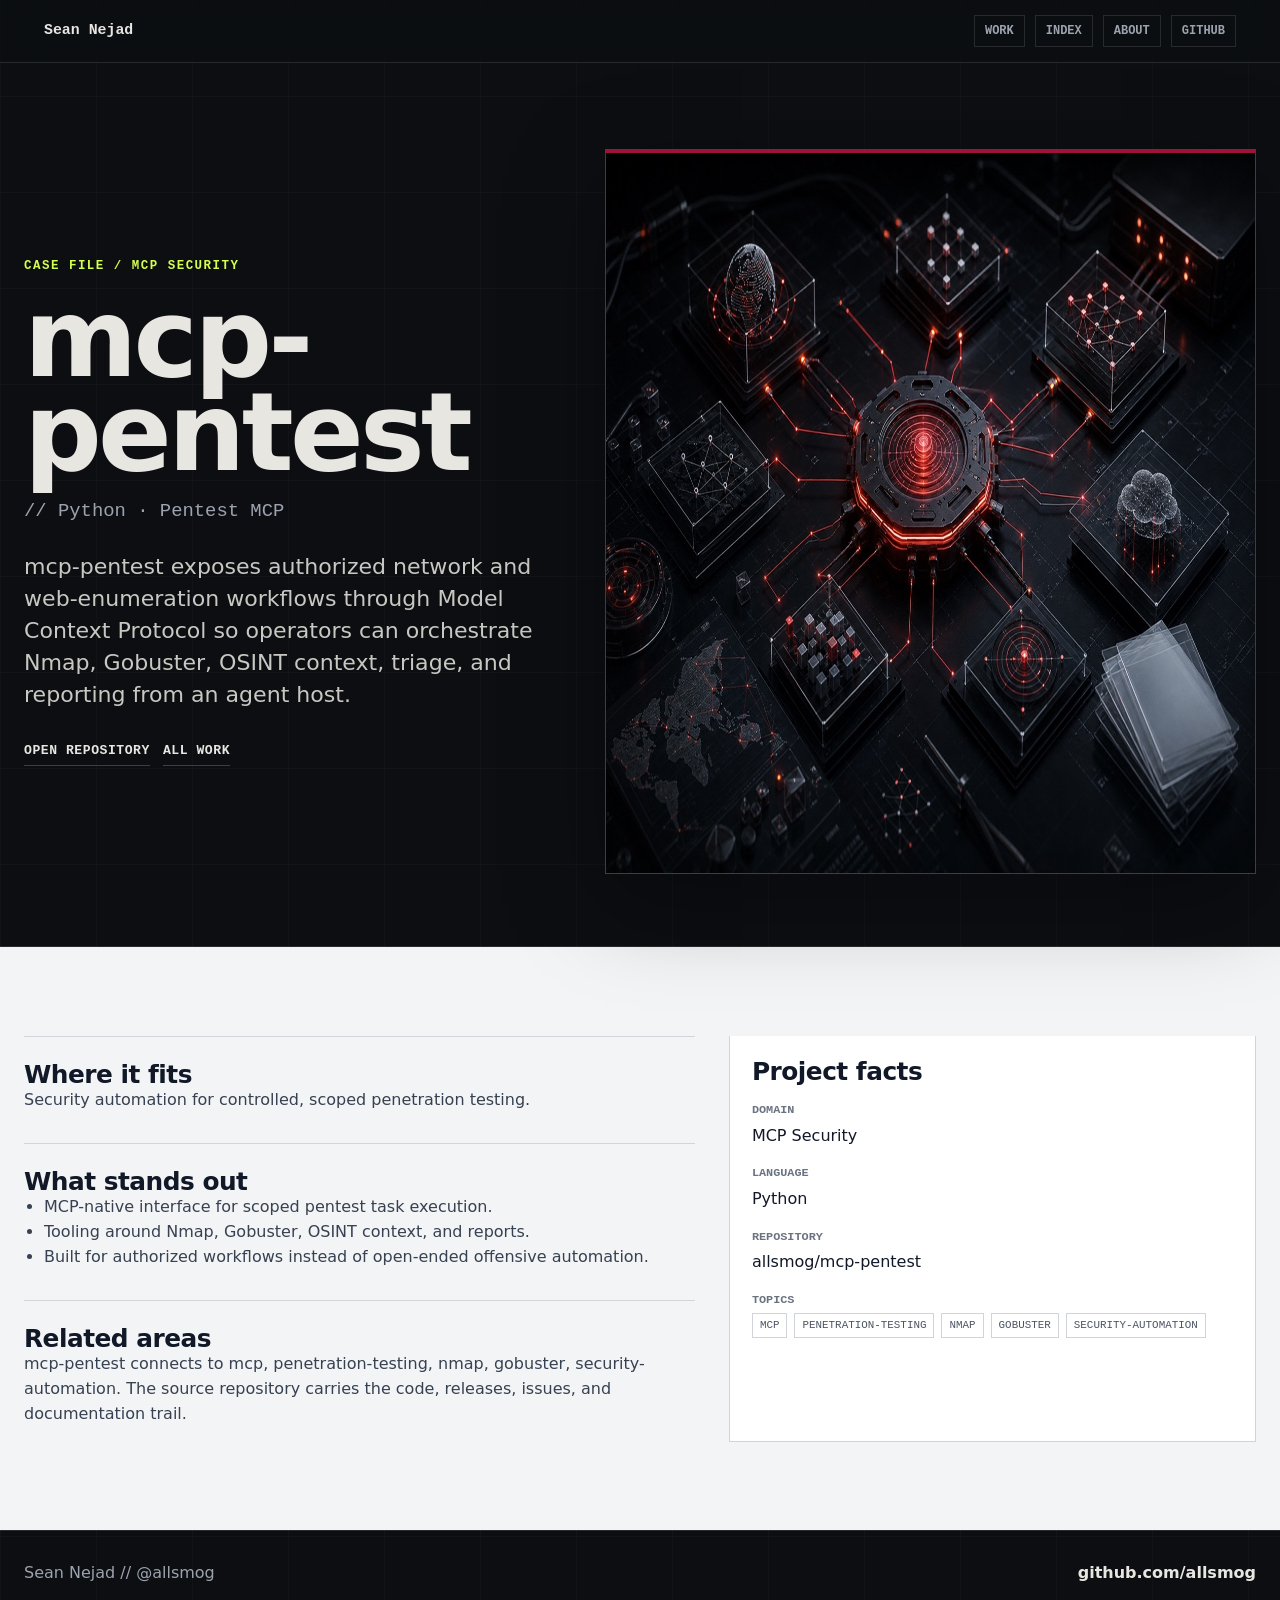
<file: projects/mcp-pentest/index.html>
<!doctype html>
<html lang="en">
<head>
  <meta charset="utf-8">
  <meta name="viewport" content="width=device-width, initial-scale=1">
  <title>mcp-pentest MCP Security Automation | Sean Nejad / allsmog</title>
  <meta name="description" content="mcp-pentest is an MCP server for authorized pentest workflows with Nmap, Gobuster, OSINT context, AI-assisted triage, and reporting.">
  <meta name="author" content="Sean Nejad">
  <meta name="robots" content="index,follow,max-image-preview:large">
  <meta name="theme-color" content="#0c0e12">
  <link rel="canonical" href="https://allsmog.github.io/projects/mcp-pentest/">
  <link rel="alternate" type="text/plain" href="/llms.txt" title="LLMs.txt">
  <link rel="preload" as="image" href="/assets/generated/sean-nejad-mcp-pentest-security-automation.jpg" fetchpriority="high">
  <meta property="og:type" content="website">
  <meta property="og:site_name" content="Sean Nejad / allsmog">
  <meta property="og:locale" content="en_US">
  <meta property="og:title" content="mcp-pentest MCP Security Automation | Sean Nejad / allsmog">
  <meta property="og:description" content="mcp-pentest is an MCP server for authorized pentest workflows with Nmap, Gobuster, OSINT context, AI-assisted triage, and reporting.">
  <meta property="og:url" content="https://allsmog.github.io/projects/mcp-pentest/">
  <meta property="og:image" content="https://allsmog.github.io/assets/generated/sean-nejad-mcp-pentest-security-automation.jpg">
  <meta property="og:image:secure_url" content="https://allsmog.github.io/assets/generated/sean-nejad-mcp-pentest-security-automation.jpg">
  <meta property="og:image:type" content="image/jpeg">
  <meta property="og:image:width" content="1280">
  <meta property="og:image:height" content="720">
  <meta property="og:image:alt" content="Cinematic dark lab visualization of MCP pentest security automation with scoped protocol nodes and evidence-report artifacts.">
  <meta name="twitter:card" content="summary_large_image">
  <meta name="twitter:title" content="mcp-pentest MCP Security Automation | Sean Nejad / allsmog">
  <meta name="twitter:description" content="mcp-pentest is an MCP server for authorized pentest workflows with Nmap, Gobuster, OSINT context, AI-assisted triage, and reporting.">
  <meta name="twitter:image" content="https://allsmog.github.io/assets/generated/sean-nejad-mcp-pentest-security-automation.jpg">
  <meta name="twitter:image:alt" content="Cinematic dark lab visualization of MCP pentest security automation with scoped protocol nodes and evidence-report artifacts.">
  <link rel="stylesheet" href="/assets/site.css">
  <script type="application/ld+json">{"@context":"https://schema.org","@type":"SoftwareSourceCode","name":"mcp-pentest","description":"mcp-pentest exposes authorized network and web-enumeration workflows through Model Context Protocol so operators can orchestrate Nmap, Gobuster, OSINT context, triage, and reporting from an agent host.","image":{"@type":"ImageObject","url":"https://allsmog.github.io/assets/generated/sean-nejad-mcp-pentest-security-automation.jpg","contentUrl":"https://allsmog.github.io/assets/generated/sean-nejad-mcp-pentest-security-automation.jpg","width":1280,"height":720,"description":"Cinematic dark lab visualization of MCP pentest security automation with scoped protocol nodes and evidence-report artifacts.","caption":"mcp-pentest artwork for authorized MCP security automation, reconnaissance orchestration, and reporting workflows."},"thumbnailUrl":"https://allsmog.github.io/assets/generated/sean-nejad-mcp-pentest-security-automation.jpg","codeRepository":"https://github.com/allsmog/mcp-pentest","programmingLanguage":"Python","author":{"@type":"Person","name":"Sean Nejad","alternateName":"allsmog","url":"https://allsmog.github.io"},"url":"https://allsmog.github.io/projects/mcp-pentest/","mainEntityOfPage":"https://allsmog.github.io/projects/mcp-pentest/","about":[{"@type":"Thing","name":"mcp"},{"@type":"Thing","name":"penetration-testing"},{"@type":"Thing","name":"nmap"},{"@type":"Thing","name":"gobuster"},{"@type":"Thing","name":"security-automation"}],"keywords":"mcp, penetration-testing, nmap, gobuster, security-automation"}</script>
</head>
<body>
  <a class="skip-link" href="#main">Skip to content</a>
  <header class="site-header">
    <nav class="nav" aria-label="Primary navigation">
      <a class="brand" href="/">Sean Nejad</a>
      <div class="nav-links">
        <a href="/#work">work</a>
        <a href="/#index">index</a>
        <a href="/#about">about</a>
        <a href="https://github.com/allsmog">github</a>
      </div>
    </nav>
  </header>
  <main id="main">
    <section class="project-dossier" style="--project-accent: #9f1239">
      <div class="project-dossier-grid">
        <div class="project-dossier-copy">
          <p class="section-index">case file / MCP Security</p>
          <h1>mcp-pentest</h1>
          <p class="identity-handle">// Python · Pentest MCP</p>
          <p class="identity-line">mcp-pentest exposes authorized network and web-enumeration workflows through Model Context Protocol so operators can orchestrate Nmap, Gobuster, OSINT context, triage, and reporting from an agent host.</p>
          <div class="identity-links">
            <a href="https://github.com/allsmog/mcp-pentest">open repository</a>
            <a href="/">all work</a>
          </div>
        </div>
        <figure class="project-dossier-art">
          <img src="/assets/generated/sean-nejad-mcp-pentest-security-automation.jpg" alt="Cinematic dark lab visualization of MCP pentest security automation with scoped protocol nodes and evidence-report artifacts." width="1280" height="720" fetchpriority="high" decoding="async">
        </figure>
      </div>
    </section>
    <article class="page-section project-article">
      <div class="section-inner project-layout">
        <div>
          <section class="content-block">
            <h2>Where it fits</h2>
            <p>Security automation for controlled, scoped penetration testing.</p>
          </section>
          <section class="content-block">
            <h2>What stands out</h2>
            <ul><li>MCP-native interface for scoped pentest task execution.</li><li>Tooling around Nmap, Gobuster, OSINT context, and reports.</li><li>Built for authorized workflows instead of open-ended offensive automation.</li></ul>
          </section>
          <section class="content-block">
            <h2>Related areas</h2>
            <p>mcp-pentest connects to mcp, penetration-testing, nmap, gobuster, security-automation. The source repository carries the code, releases, issues, and documentation trail.</p>
          </section>
        </div>
        <aside class="fact-panel" aria-label="mcp-pentest facts">
          <h2>Project facts</h2>
          <dl class="fact-list">
            <div><dt>Domain</dt><dd>MCP Security</dd></div>
            <div><dt>Language</dt><dd>Python</dd></div>
            <div><dt>Repository</dt><dd><a href="https://github.com/allsmog/mcp-pentest">allsmog/mcp-pentest</a></dd></div>
            <div><dt>Topics</dt><dd><div class="tag-row"><span class="tag">mcp</span><span class="tag">penetration-testing</span><span class="tag">nmap</span><span class="tag">gobuster</span><span class="tag">security-automation</span></div></dd></div>
          </dl>
        </aside>
      </div>
    </article>
  </main>
  <footer class="site-footer" id="contact">
    <div class="footer-inner">
      <span>Sean Nejad <span class="muted">// @allsmog</span></span>
      <a href="https://github.com/allsmog">github.com/allsmog</a>
    </div>
  </footer>

</body>
</html>
</file>
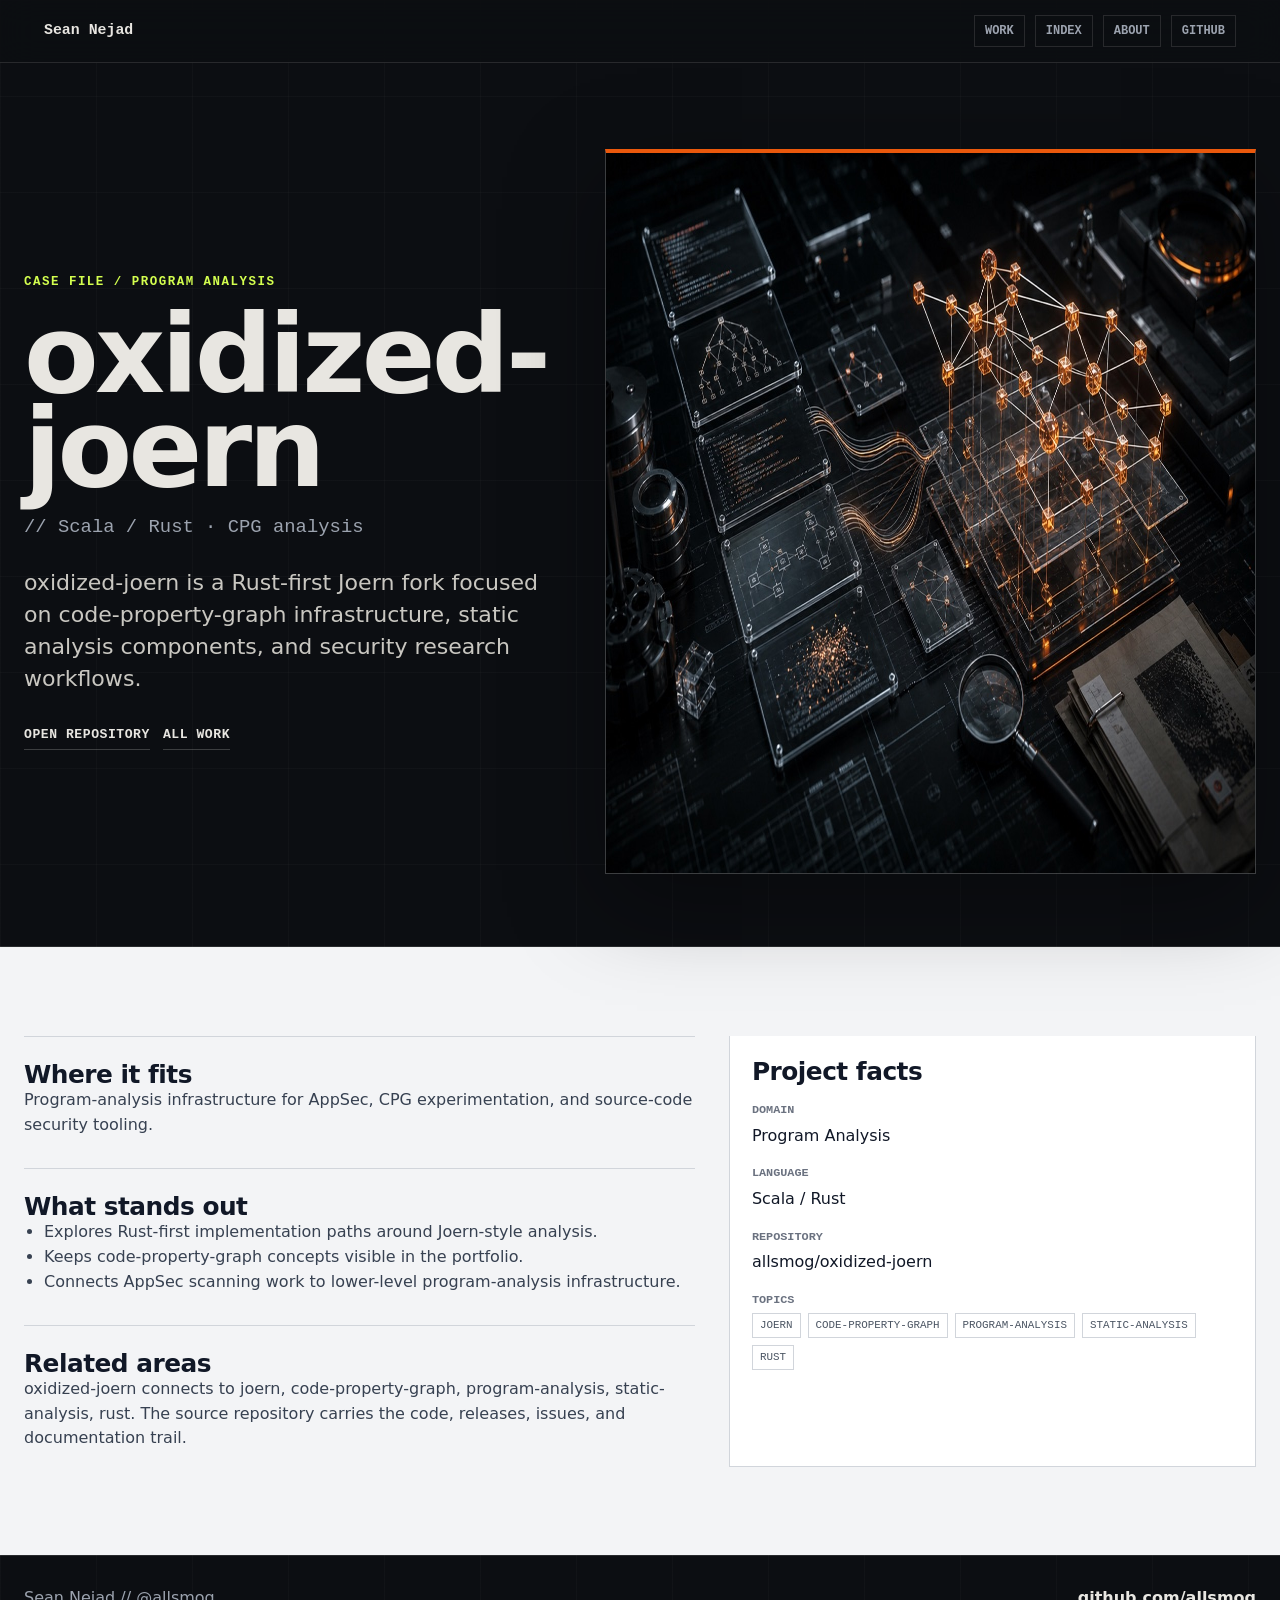
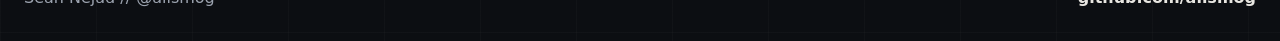
<file: projects/oxidized-joern/index.html>
<!doctype html>
<html lang="en">
<head>
  <meta charset="utf-8">
  <meta name="viewport" content="width=device-width, initial-scale=1">
  <title>oxidized-joern Code Property Graph Research | Sean Nejad / allsmog</title>
  <meta name="description" content="oxidized-joern is a Rust-first Joern fork exploring faster code-property-graph frontends and security-analysis components.">
  <meta name="author" content="Sean Nejad">
  <meta name="robots" content="index,follow,max-image-preview:large">
  <meta name="theme-color" content="#0c0e12">
  <link rel="canonical" href="https://allsmog.github.io/projects/oxidized-joern/">
  <link rel="alternate" type="text/plain" href="/llms.txt" title="LLMs.txt">
  <link rel="preload" as="image" href="/assets/generated/sean-nejad-oxidized-joern-code-property-graph.jpg" fetchpriority="high">
  <meta property="og:type" content="website">
  <meta property="og:site_name" content="Sean Nejad / allsmog">
  <meta property="og:locale" content="en_US">
  <meta property="og:title" content="oxidized-joern Code Property Graph Research | Sean Nejad / allsmog">
  <meta property="og:description" content="oxidized-joern is a Rust-first Joern fork exploring faster code-property-graph frontends and security-analysis components.">
  <meta property="og:url" content="https://allsmog.github.io/projects/oxidized-joern/">
  <meta property="og:image" content="https://allsmog.github.io/assets/generated/sean-nejad-oxidized-joern-code-property-graph.jpg">
  <meta property="og:image:secure_url" content="https://allsmog.github.io/assets/generated/sean-nejad-oxidized-joern-code-property-graph.jpg">
  <meta property="og:image:type" content="image/jpeg">
  <meta property="og:image:width" content="1280">
  <meta property="og:image:height" content="720">
  <meta property="og:image:alt" content="Cinematic dark program-analysis bench with orange code-property graph nodes, AST fragments, and dataflow layers for oxidized-joern.">
  <meta name="twitter:card" content="summary_large_image">
  <meta name="twitter:title" content="oxidized-joern Code Property Graph Research | Sean Nejad / allsmog">
  <meta name="twitter:description" content="oxidized-joern is a Rust-first Joern fork exploring faster code-property-graph frontends and security-analysis components.">
  <meta name="twitter:image" content="https://allsmog.github.io/assets/generated/sean-nejad-oxidized-joern-code-property-graph.jpg">
  <meta name="twitter:image:alt" content="Cinematic dark program-analysis bench with orange code-property graph nodes, AST fragments, and dataflow layers for oxidized-joern.">
  <link rel="stylesheet" href="/assets/site.css">
  <script type="application/ld+json">{"@context":"https://schema.org","@type":"SoftwareSourceCode","name":"oxidized-joern","description":"oxidized-joern is a Rust-first Joern fork focused on code-property-graph infrastructure, static analysis components, and security research workflows.","image":{"@type":"ImageObject","url":"https://allsmog.github.io/assets/generated/sean-nejad-oxidized-joern-code-property-graph.jpg","contentUrl":"https://allsmog.github.io/assets/generated/sean-nejad-oxidized-joern-code-property-graph.jpg","width":1280,"height":720,"description":"Cinematic dark program-analysis bench with orange code-property graph nodes, AST fragments, and dataflow layers for oxidized-joern.","caption":"oxidized-joern artwork for code-property graph infrastructure, static analysis, and program-analysis research."},"thumbnailUrl":"https://allsmog.github.io/assets/generated/sean-nejad-oxidized-joern-code-property-graph.jpg","codeRepository":"https://github.com/allsmog/oxidized-joern","programmingLanguage":"Scala / Rust","author":{"@type":"Person","name":"Sean Nejad","alternateName":"allsmog","url":"https://allsmog.github.io"},"url":"https://allsmog.github.io/projects/oxidized-joern/","mainEntityOfPage":"https://allsmog.github.io/projects/oxidized-joern/","about":[{"@type":"Thing","name":"joern"},{"@type":"Thing","name":"code-property-graph"},{"@type":"Thing","name":"program-analysis"},{"@type":"Thing","name":"static-analysis"},{"@type":"Thing","name":"rust"}],"keywords":"joern, code-property-graph, program-analysis, static-analysis, rust"}</script>
</head>
<body>
  <a class="skip-link" href="#main">Skip to content</a>
  <header class="site-header">
    <nav class="nav" aria-label="Primary navigation">
      <a class="brand" href="/">Sean Nejad</a>
      <div class="nav-links">
        <a href="/#work">work</a>
        <a href="/#index">index</a>
        <a href="/#about">about</a>
        <a href="https://github.com/allsmog">github</a>
      </div>
    </nav>
  </header>
  <main id="main">
    <section class="project-dossier" style="--project-accent: #ea580c">
      <div class="project-dossier-grid">
        <div class="project-dossier-copy">
          <p class="section-index">case file / Program Analysis</p>
          <h1>oxidized-joern</h1>
          <p class="identity-handle">// Scala / Rust · CPG analysis</p>
          <p class="identity-line">oxidized-joern is a Rust-first Joern fork focused on code-property-graph infrastructure, static analysis components, and security research workflows.</p>
          <div class="identity-links">
            <a href="https://github.com/allsmog/oxidized-joern">open repository</a>
            <a href="/">all work</a>
          </div>
        </div>
        <figure class="project-dossier-art">
          <img src="/assets/generated/sean-nejad-oxidized-joern-code-property-graph.jpg" alt="Cinematic dark program-analysis bench with orange code-property graph nodes, AST fragments, and dataflow layers for oxidized-joern." width="1280" height="720" fetchpriority="high" decoding="async">
        </figure>
      </div>
    </section>
    <article class="page-section project-article">
      <div class="section-inner project-layout">
        <div>
          <section class="content-block">
            <h2>Where it fits</h2>
            <p>Program-analysis infrastructure for AppSec, CPG experimentation, and source-code security tooling.</p>
          </section>
          <section class="content-block">
            <h2>What stands out</h2>
            <ul><li>Explores Rust-first implementation paths around Joern-style analysis.</li><li>Keeps code-property-graph concepts visible in the portfolio.</li><li>Connects AppSec scanning work to lower-level program-analysis infrastructure.</li></ul>
          </section>
          <section class="content-block">
            <h2>Related areas</h2>
            <p>oxidized-joern connects to joern, code-property-graph, program-analysis, static-analysis, rust. The source repository carries the code, releases, issues, and documentation trail.</p>
          </section>
        </div>
        <aside class="fact-panel" aria-label="oxidized-joern facts">
          <h2>Project facts</h2>
          <dl class="fact-list">
            <div><dt>Domain</dt><dd>Program Analysis</dd></div>
            <div><dt>Language</dt><dd>Scala / Rust</dd></div>
            <div><dt>Repository</dt><dd><a href="https://github.com/allsmog/oxidized-joern">allsmog/oxidized-joern</a></dd></div>
            <div><dt>Topics</dt><dd><div class="tag-row"><span class="tag">joern</span><span class="tag">code-property-graph</span><span class="tag">program-analysis</span><span class="tag">static-analysis</span><span class="tag">rust</span></div></dd></div>
          </dl>
        </aside>
      </div>
    </article>
  </main>
  <footer class="site-footer" id="contact">
    <div class="footer-inner">
      <span>Sean Nejad <span class="muted">// @allsmog</span></span>
      <a href="https://github.com/allsmog">github.com/allsmog</a>
    </div>
  </footer>

</body>
</html>
</file>
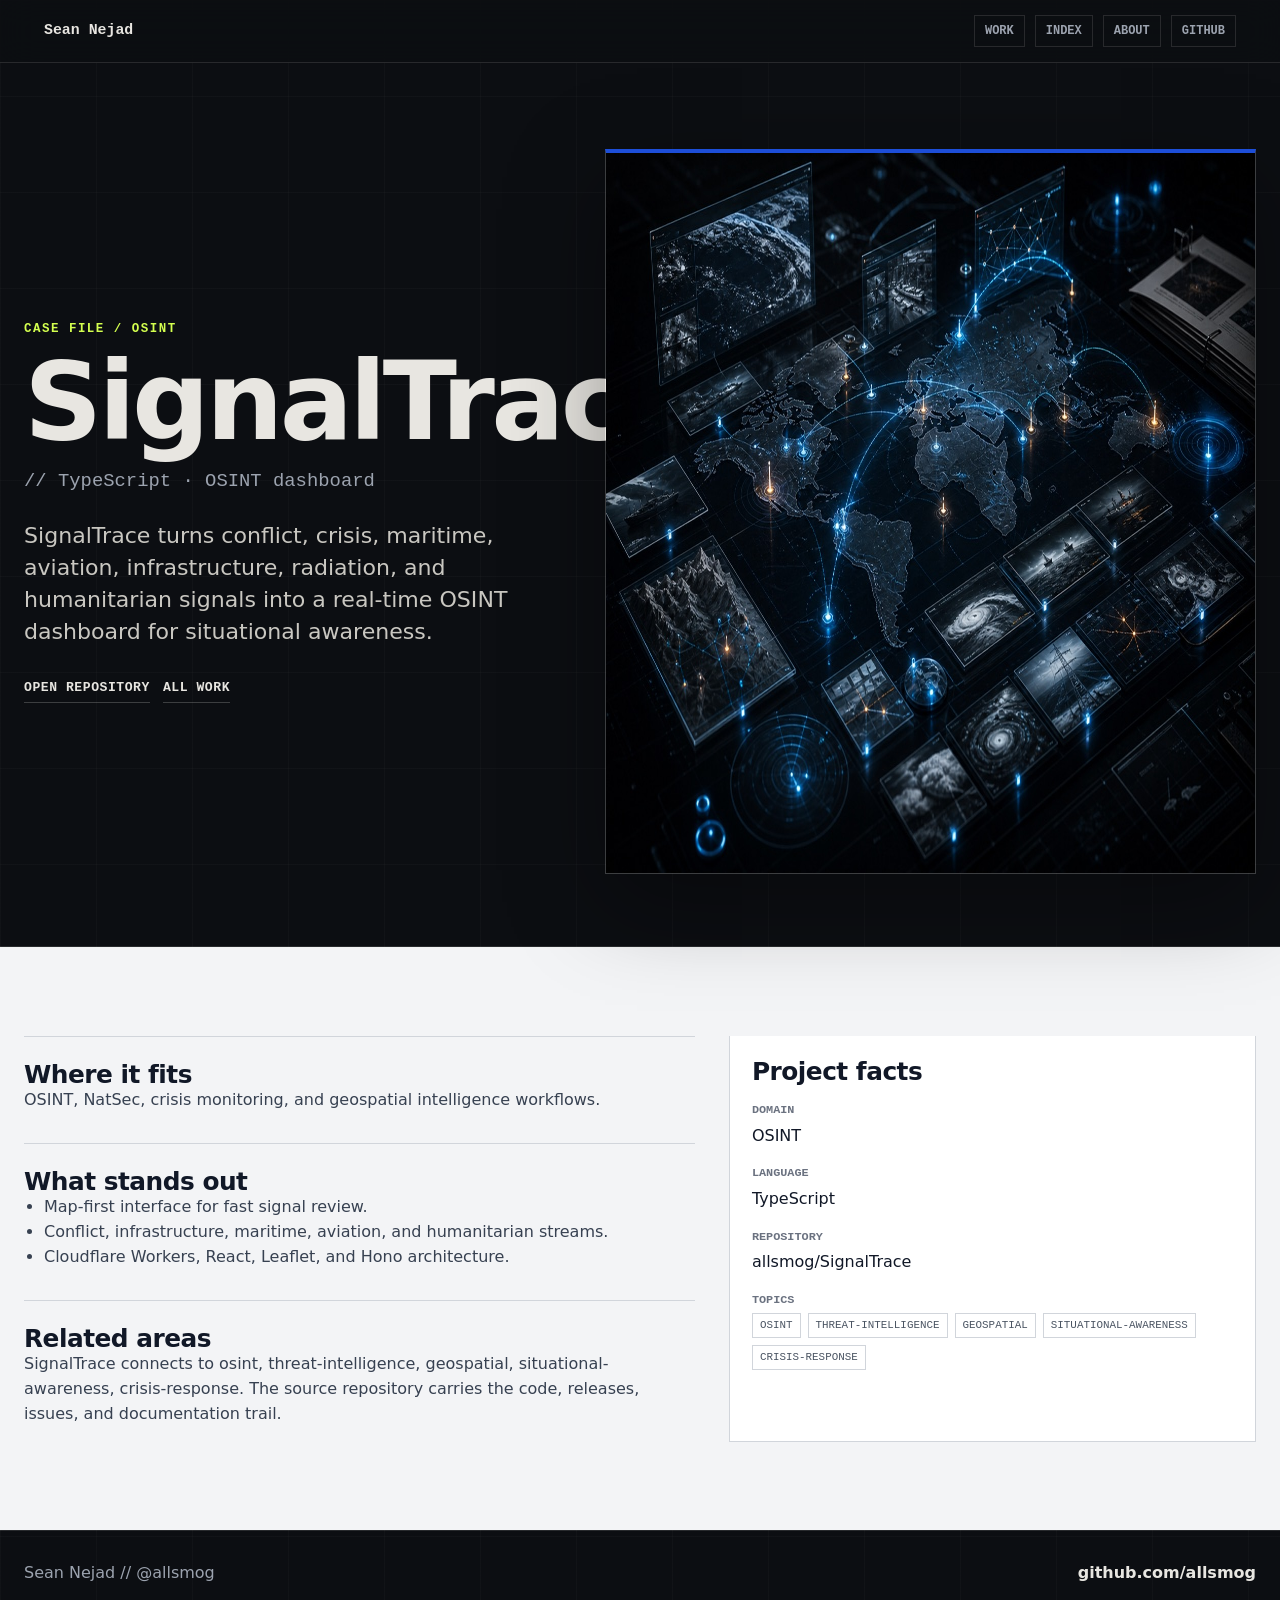
<file: projects/signaltrace/index.html>
<!doctype html>
<html lang="en">
<head>
  <meta charset="utf-8">
  <meta name="viewport" content="width=device-width, initial-scale=1">
  <title>SignalTrace OSINT Dashboard | Sean Nejad / allsmog</title>
  <meta name="description" content="SignalTrace is a real-time OSINT dashboard for conflict, crisis, maritime, aviation, infrastructure, and humanitarian signals.">
  <meta name="author" content="Sean Nejad">
  <meta name="robots" content="index,follow,max-image-preview:large">
  <meta name="theme-color" content="#0c0e12">
  <link rel="canonical" href="https://allsmog.github.io/projects/signaltrace/">
  <link rel="alternate" type="text/plain" href="/llms.txt" title="LLMs.txt">
  <link rel="preload" as="image" href="/assets/generated/sean-nejad-signaltrace-osint-dashboard.jpg" fetchpriority="high">
  <meta property="og:type" content="website">
  <meta property="og:site_name" content="Sean Nejad / allsmog">
  <meta property="og:locale" content="en_US">
  <meta property="og:title" content="SignalTrace OSINT Dashboard | Sean Nejad / allsmog">
  <meta property="og:description" content="SignalTrace is a real-time OSINT dashboard for conflict, crisis, maritime, aviation, infrastructure, and humanitarian signals.">
  <meta property="og:url" content="https://allsmog.github.io/projects/signaltrace/">
  <meta property="og:image" content="https://allsmog.github.io/assets/generated/sean-nejad-signaltrace-osint-dashboard.jpg">
  <meta property="og:image:secure_url" content="https://allsmog.github.io/assets/generated/sean-nejad-signaltrace-osint-dashboard.jpg">
  <meta property="og:image:type" content="image/jpeg">
  <meta property="og:image:width" content="1280">
  <meta property="og:image:height" content="720">
  <meta property="og:image:alt" content="Cinematic dark OSINT operations table with geospatial signal arcs, event beacons, and intelligence evidence tiles for SignalTrace.">
  <meta name="twitter:card" content="summary_large_image">
  <meta name="twitter:title" content="SignalTrace OSINT Dashboard | Sean Nejad / allsmog">
  <meta name="twitter:description" content="SignalTrace is a real-time OSINT dashboard for conflict, crisis, maritime, aviation, infrastructure, and humanitarian signals.">
  <meta name="twitter:image" content="https://allsmog.github.io/assets/generated/sean-nejad-signaltrace-osint-dashboard.jpg">
  <meta name="twitter:image:alt" content="Cinematic dark OSINT operations table with geospatial signal arcs, event beacons, and intelligence evidence tiles for SignalTrace.">
  <link rel="stylesheet" href="/assets/site.css">
  <script type="application/ld+json">{"@context":"https://schema.org","@type":"SoftwareSourceCode","name":"SignalTrace","description":"SignalTrace turns conflict, crisis, maritime, aviation, infrastructure, radiation, and humanitarian signals into a real-time OSINT dashboard for situational awareness.","image":{"@type":"ImageObject","url":"https://allsmog.github.io/assets/generated/sean-nejad-signaltrace-osint-dashboard.jpg","contentUrl":"https://allsmog.github.io/assets/generated/sean-nejad-signaltrace-osint-dashboard.jpg","width":1280,"height":720,"description":"Cinematic dark OSINT operations table with geospatial signal arcs, event beacons, and intelligence evidence tiles for SignalTrace.","caption":"SignalTrace OSINT dashboard artwork for crisis, maritime, aviation, infrastructure, and humanitarian signal analysis."},"thumbnailUrl":"https://allsmog.github.io/assets/generated/sean-nejad-signaltrace-osint-dashboard.jpg","codeRepository":"https://github.com/allsmog/SignalTrace","programmingLanguage":"TypeScript","author":{"@type":"Person","name":"Sean Nejad","alternateName":"allsmog","url":"https://allsmog.github.io"},"url":"https://allsmog.github.io/projects/signaltrace/","mainEntityOfPage":"https://allsmog.github.io/projects/signaltrace/","about":[{"@type":"Thing","name":"osint"},{"@type":"Thing","name":"threat-intelligence"},{"@type":"Thing","name":"geospatial"},{"@type":"Thing","name":"situational-awareness"},{"@type":"Thing","name":"crisis-response"}],"keywords":"osint, threat-intelligence, geospatial, situational-awareness, crisis-response"}</script>
</head>
<body>
  <a class="skip-link" href="#main">Skip to content</a>
  <header class="site-header">
    <nav class="nav" aria-label="Primary navigation">
      <a class="brand" href="/">Sean Nejad</a>
      <div class="nav-links">
        <a href="/#work">work</a>
        <a href="/#index">index</a>
        <a href="/#about">about</a>
        <a href="https://github.com/allsmog">github</a>
      </div>
    </nav>
  </header>
  <main id="main">
    <section class="project-dossier" style="--project-accent: #1d4ed8">
      <div class="project-dossier-grid">
        <div class="project-dossier-copy">
          <p class="section-index">case file / OSINT</p>
          <h1>SignalTrace</h1>
          <p class="identity-handle">// TypeScript · OSINT dashboard</p>
          <p class="identity-line">SignalTrace turns conflict, crisis, maritime, aviation, infrastructure, radiation, and humanitarian signals into a real-time OSINT dashboard for situational awareness.</p>
          <div class="identity-links">
            <a href="https://github.com/allsmog/SignalTrace">open repository</a>
            <a href="/">all work</a>
          </div>
        </div>
        <figure class="project-dossier-art">
          <img src="/assets/generated/sean-nejad-signaltrace-osint-dashboard.jpg" alt="Cinematic dark OSINT operations table with geospatial signal arcs, event beacons, and intelligence evidence tiles for SignalTrace." width="1280" height="720" fetchpriority="high" decoding="async">
        </figure>
      </div>
    </section>
    <article class="page-section project-article">
      <div class="section-inner project-layout">
        <div>
          <section class="content-block">
            <h2>Where it fits</h2>
            <p>OSINT, NatSec, crisis monitoring, and geospatial intelligence workflows.</p>
          </section>
          <section class="content-block">
            <h2>What stands out</h2>
            <ul><li>Map-first interface for fast signal review.</li><li>Conflict, infrastructure, maritime, aviation, and humanitarian streams.</li><li>Cloudflare Workers, React, Leaflet, and Hono architecture.</li></ul>
          </section>
          <section class="content-block">
            <h2>Related areas</h2>
            <p>SignalTrace connects to osint, threat-intelligence, geospatial, situational-awareness, crisis-response. The source repository carries the code, releases, issues, and documentation trail.</p>
          </section>
        </div>
        <aside class="fact-panel" aria-label="SignalTrace facts">
          <h2>Project facts</h2>
          <dl class="fact-list">
            <div><dt>Domain</dt><dd>OSINT</dd></div>
            <div><dt>Language</dt><dd>TypeScript</dd></div>
            <div><dt>Repository</dt><dd><a href="https://github.com/allsmog/SignalTrace">allsmog/SignalTrace</a></dd></div>
            <div><dt>Topics</dt><dd><div class="tag-row"><span class="tag">osint</span><span class="tag">threat-intelligence</span><span class="tag">geospatial</span><span class="tag">situational-awareness</span><span class="tag">crisis-response</span></div></dd></div>
          </dl>
        </aside>
      </div>
    </article>
  </main>
  <footer class="site-footer" id="contact">
    <div class="footer-inner">
      <span>Sean Nejad <span class="muted">// @allsmog</span></span>
      <a href="https://github.com/allsmog">github.com/allsmog</a>
    </div>
  </footer>

</body>
</html>
</file>
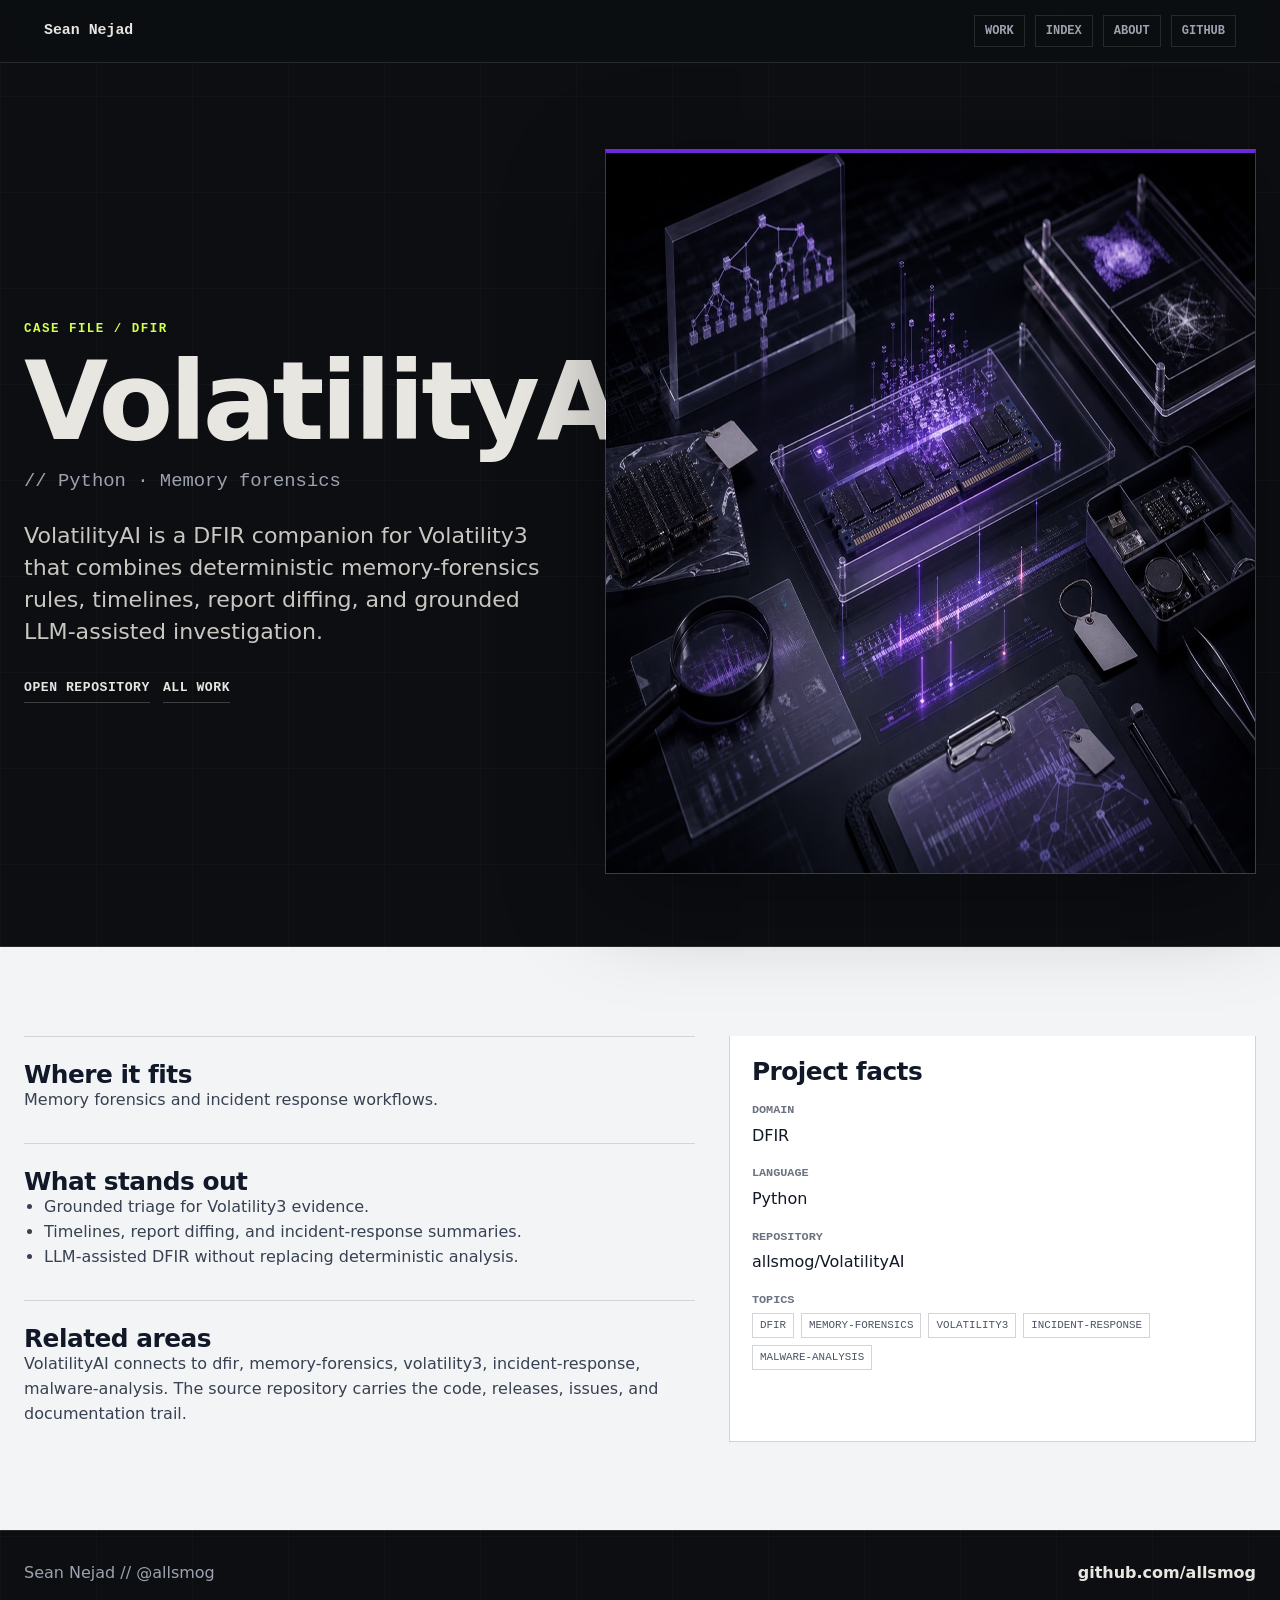
<file: projects/volatilityai/index.html>
<!doctype html>
<html lang="en">
<head>
  <meta charset="utf-8">
  <meta name="viewport" content="width=device-width, initial-scale=1">
  <title>VolatilityAI DFIR Memory Forensics | Sean Nejad / allsmog</title>
  <meta name="description" content="VolatilityAI is a Volatility3 memory-forensics companion for DFIR triage, timelines, report diffing, and grounded LLM-assisted investigation.">
  <meta name="author" content="Sean Nejad">
  <meta name="robots" content="index,follow,max-image-preview:large">
  <meta name="theme-color" content="#0c0e12">
  <link rel="canonical" href="https://allsmog.github.io/projects/volatilityai/">
  <link rel="alternate" type="text/plain" href="/llms.txt" title="LLMs.txt">
  <link rel="preload" as="image" href="/assets/generated/sean-nejad-volatilityai-dfir-memory-forensics.jpg" fetchpriority="high">
  <meta property="og:type" content="website">
  <meta property="og:site_name" content="Sean Nejad / allsmog">
  <meta property="og:locale" content="en_US">
  <meta property="og:title" content="VolatilityAI DFIR Memory Forensics | Sean Nejad / allsmog">
  <meta property="og:description" content="VolatilityAI is a Volatility3 memory-forensics companion for DFIR triage, timelines, report diffing, and grounded LLM-assisted investigation.">
  <meta property="og:url" content="https://allsmog.github.io/projects/volatilityai/">
  <meta property="og:image" content="https://allsmog.github.io/assets/generated/sean-nejad-volatilityai-dfir-memory-forensics.jpg">
  <meta property="og:image:secure_url" content="https://allsmog.github.io/assets/generated/sean-nejad-volatilityai-dfir-memory-forensics.jpg">
  <meta property="og:image:type" content="image/jpeg">
  <meta property="og:image:width" content="1280">
  <meta property="og:image:height" content="720">
  <meta property="og:image:alt" content="Cinematic dark DFIR bench with memory modules, process-tree evidence, and violet forensic timeline artifacts for VolatilityAI.">
  <meta name="twitter:card" content="summary_large_image">
  <meta name="twitter:title" content="VolatilityAI DFIR Memory Forensics | Sean Nejad / allsmog">
  <meta name="twitter:description" content="VolatilityAI is a Volatility3 memory-forensics companion for DFIR triage, timelines, report diffing, and grounded LLM-assisted investigation.">
  <meta name="twitter:image" content="https://allsmog.github.io/assets/generated/sean-nejad-volatilityai-dfir-memory-forensics.jpg">
  <meta name="twitter:image:alt" content="Cinematic dark DFIR bench with memory modules, process-tree evidence, and violet forensic timeline artifacts for VolatilityAI.">
  <link rel="stylesheet" href="/assets/site.css">
  <script type="application/ld+json">{"@context":"https://schema.org","@type":"SoftwareSourceCode","name":"VolatilityAI","description":"VolatilityAI is a DFIR companion for Volatility3 that combines deterministic memory-forensics rules, timelines, report diffing, and grounded LLM-assisted investigation.","image":{"@type":"ImageObject","url":"https://allsmog.github.io/assets/generated/sean-nejad-volatilityai-dfir-memory-forensics.jpg","contentUrl":"https://allsmog.github.io/assets/generated/sean-nejad-volatilityai-dfir-memory-forensics.jpg","width":1280,"height":720,"description":"Cinematic dark DFIR bench with memory modules, process-tree evidence, and violet forensic timeline artifacts for VolatilityAI.","caption":"VolatilityAI artwork for DFIR memory forensics, evidence timelines, report diffing, and investigation workflows."},"thumbnailUrl":"https://allsmog.github.io/assets/generated/sean-nejad-volatilityai-dfir-memory-forensics.jpg","codeRepository":"https://github.com/allsmog/VolatilityAI","programmingLanguage":"Python","author":{"@type":"Person","name":"Sean Nejad","alternateName":"allsmog","url":"https://allsmog.github.io"},"url":"https://allsmog.github.io/projects/volatilityai/","mainEntityOfPage":"https://allsmog.github.io/projects/volatilityai/","about":[{"@type":"Thing","name":"dfir"},{"@type":"Thing","name":"memory-forensics"},{"@type":"Thing","name":"volatility3"},{"@type":"Thing","name":"incident-response"},{"@type":"Thing","name":"malware-analysis"}],"keywords":"dfir, memory-forensics, volatility3, incident-response, malware-analysis"}</script>
</head>
<body>
  <a class="skip-link" href="#main">Skip to content</a>
  <header class="site-header">
    <nav class="nav" aria-label="Primary navigation">
      <a class="brand" href="/">Sean Nejad</a>
      <div class="nav-links">
        <a href="/#work">work</a>
        <a href="/#index">index</a>
        <a href="/#about">about</a>
        <a href="https://github.com/allsmog">github</a>
      </div>
    </nav>
  </header>
  <main id="main">
    <section class="project-dossier" style="--project-accent: #6d28d9">
      <div class="project-dossier-grid">
        <div class="project-dossier-copy">
          <p class="section-index">case file / DFIR</p>
          <h1>VolatilityAI</h1>
          <p class="identity-handle">// Python · Memory forensics</p>
          <p class="identity-line">VolatilityAI is a DFIR companion for Volatility3 that combines deterministic memory-forensics rules, timelines, report diffing, and grounded LLM-assisted investigation.</p>
          <div class="identity-links">
            <a href="https://github.com/allsmog/VolatilityAI">open repository</a>
            <a href="/">all work</a>
          </div>
        </div>
        <figure class="project-dossier-art">
          <img src="/assets/generated/sean-nejad-volatilityai-dfir-memory-forensics.jpg" alt="Cinematic dark DFIR bench with memory modules, process-tree evidence, and violet forensic timeline artifacts for VolatilityAI." width="1280" height="720" fetchpriority="high" decoding="async">
        </figure>
      </div>
    </section>
    <article class="page-section project-article">
      <div class="section-inner project-layout">
        <div>
          <section class="content-block">
            <h2>Where it fits</h2>
            <p>Memory forensics and incident response workflows.</p>
          </section>
          <section class="content-block">
            <h2>What stands out</h2>
            <ul><li>Grounded triage for Volatility3 evidence.</li><li>Timelines, report diffing, and incident-response summaries.</li><li>LLM-assisted DFIR without replacing deterministic analysis.</li></ul>
          </section>
          <section class="content-block">
            <h2>Related areas</h2>
            <p>VolatilityAI connects to dfir, memory-forensics, volatility3, incident-response, malware-analysis. The source repository carries the code, releases, issues, and documentation trail.</p>
          </section>
        </div>
        <aside class="fact-panel" aria-label="VolatilityAI facts">
          <h2>Project facts</h2>
          <dl class="fact-list">
            <div><dt>Domain</dt><dd>DFIR</dd></div>
            <div><dt>Language</dt><dd>Python</dd></div>
            <div><dt>Repository</dt><dd><a href="https://github.com/allsmog/VolatilityAI">allsmog/VolatilityAI</a></dd></div>
            <div><dt>Topics</dt><dd><div class="tag-row"><span class="tag">dfir</span><span class="tag">memory-forensics</span><span class="tag">volatility3</span><span class="tag">incident-response</span><span class="tag">malware-analysis</span></div></dd></div>
          </dl>
        </aside>
      </div>
    </article>
  </main>
  <footer class="site-footer" id="contact">
    <div class="footer-inner">
      <span>Sean Nejad <span class="muted">// @allsmog</span></span>
      <a href="https://github.com/allsmog">github.com/allsmog</a>
    </div>
  </footer>

</body>
</html>
</file>
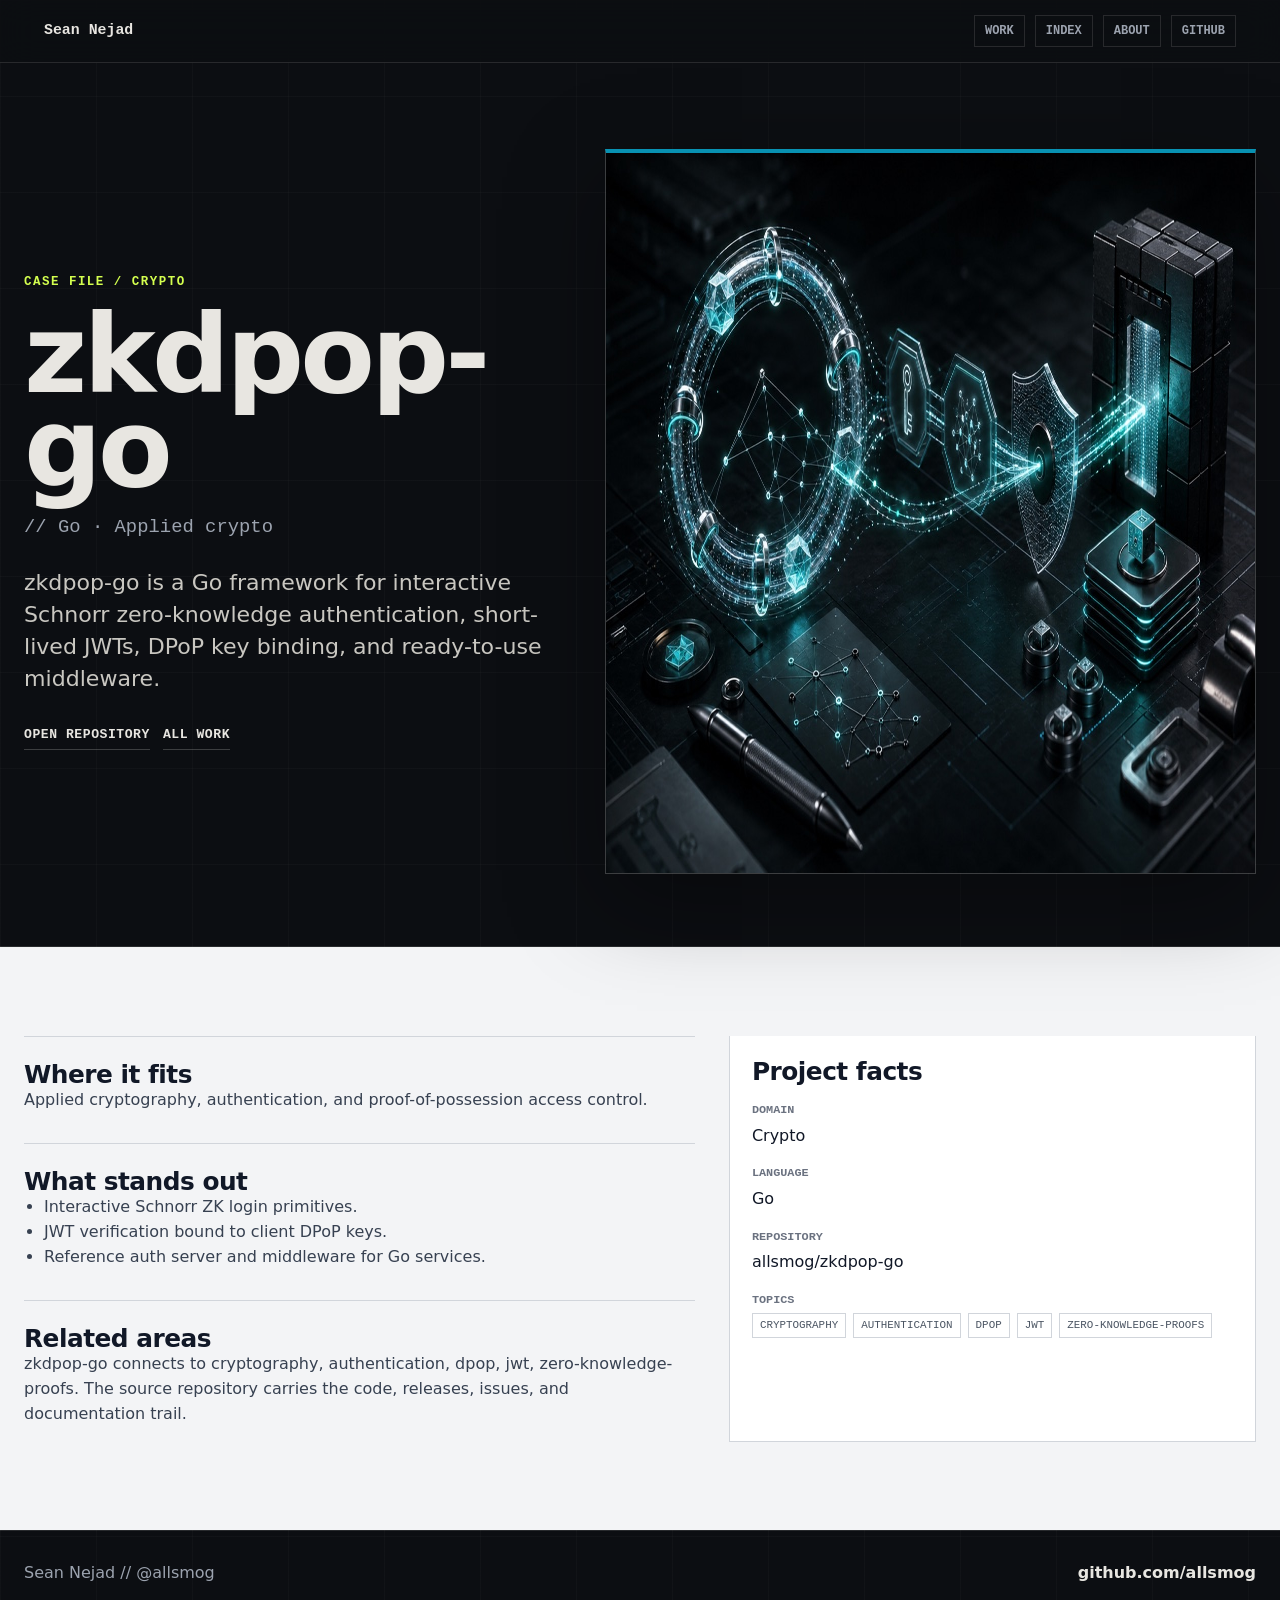
<file: projects/zkdpop-go/index.html>
<!doctype html>
<html lang="en">
<head>
  <meta charset="utf-8">
  <meta name="viewport" content="width=device-width, initial-scale=1">
  <title>zkdpop-go Zero-Knowledge Auth | Sean Nejad / allsmog</title>
  <meta name="description" content="zkdpop-go is a Go framework for Schnorr ZK login, DPoP-bound JWTs, proof-of-possession auth, and ready-to-use middleware.">
  <meta name="author" content="Sean Nejad">
  <meta name="robots" content="index,follow,max-image-preview:large">
  <meta name="theme-color" content="#0c0e12">
  <link rel="canonical" href="https://allsmog.github.io/projects/zkdpop-go/">
  <link rel="alternate" type="text/plain" href="/llms.txt" title="LLMs.txt">
  <link rel="preload" as="image" href="/assets/generated/sean-nejad-zkdpop-go-zero-knowledge-auth.jpg" fetchpriority="high">
  <meta property="og:type" content="website">
  <meta property="og:site_name" content="Sean Nejad / allsmog">
  <meta property="og:locale" content="en_US">
  <meta property="og:title" content="zkdpop-go Zero-Knowledge Auth | Sean Nejad / allsmog">
  <meta property="og:description" content="zkdpop-go is a Go framework for Schnorr ZK login, DPoP-bound JWTs, proof-of-possession auth, and ready-to-use middleware.">
  <meta property="og:url" content="https://allsmog.github.io/projects/zkdpop-go/">
  <meta property="og:image" content="https://allsmog.github.io/assets/generated/sean-nejad-zkdpop-go-zero-knowledge-auth.jpg">
  <meta property="og:image:secure_url" content="https://allsmog.github.io/assets/generated/sean-nejad-zkdpop-go-zero-knowledge-auth.jpg">
  <meta property="og:image:type" content="image/jpeg">
  <meta property="og:image:width" content="1280">
  <meta property="og:image:height" content="720">
  <meta property="og:image:alt" content="Cinematic dark cryptography visualization of zero-knowledge proof rings, sender-constrained tokens, and secure authentication flow for zkdpop-go.">
  <meta name="twitter:card" content="summary_large_image">
  <meta name="twitter:title" content="zkdpop-go Zero-Knowledge Auth | Sean Nejad / allsmog">
  <meta name="twitter:description" content="zkdpop-go is a Go framework for Schnorr ZK login, DPoP-bound JWTs, proof-of-possession auth, and ready-to-use middleware.">
  <meta name="twitter:image" content="https://allsmog.github.io/assets/generated/sean-nejad-zkdpop-go-zero-knowledge-auth.jpg">
  <meta name="twitter:image:alt" content="Cinematic dark cryptography visualization of zero-knowledge proof rings, sender-constrained tokens, and secure authentication flow for zkdpop-go.">
  <link rel="stylesheet" href="/assets/site.css">
  <script type="application/ld+json">{"@context":"https://schema.org","@type":"SoftwareSourceCode","name":"zkdpop-go","description":"zkdpop-go is a Go framework for interactive Schnorr zero-knowledge authentication, short-lived JWTs, DPoP key binding, and ready-to-use middleware.","image":{"@type":"ImageObject","url":"https://allsmog.github.io/assets/generated/sean-nejad-zkdpop-go-zero-knowledge-auth.jpg","contentUrl":"https://allsmog.github.io/assets/generated/sean-nejad-zkdpop-go-zero-knowledge-auth.jpg","width":1280,"height":720,"description":"Cinematic dark cryptography visualization of zero-knowledge proof rings, sender-constrained tokens, and secure authentication flow for zkdpop-go.","caption":"zkdpop-go artwork for zero-knowledge login, proof-of-possession authentication, DPoP-bound JWTs, and Go middleware."},"thumbnailUrl":"https://allsmog.github.io/assets/generated/sean-nejad-zkdpop-go-zero-knowledge-auth.jpg","codeRepository":"https://github.com/allsmog/zkdpop-go","programmingLanguage":"Go","author":{"@type":"Person","name":"Sean Nejad","alternateName":"allsmog","url":"https://allsmog.github.io"},"url":"https://allsmog.github.io/projects/zkdpop-go/","mainEntityOfPage":"https://allsmog.github.io/projects/zkdpop-go/","about":[{"@type":"Thing","name":"cryptography"},{"@type":"Thing","name":"authentication"},{"@type":"Thing","name":"dpop"},{"@type":"Thing","name":"jwt"},{"@type":"Thing","name":"zero-knowledge-proofs"}],"keywords":"cryptography, authentication, dpop, jwt, zero-knowledge-proofs"}</script>
</head>
<body>
  <a class="skip-link" href="#main">Skip to content</a>
  <header class="site-header">
    <nav class="nav" aria-label="Primary navigation">
      <a class="brand" href="/">Sean Nejad</a>
      <div class="nav-links">
        <a href="/#work">work</a>
        <a href="/#index">index</a>
        <a href="/#about">about</a>
        <a href="https://github.com/allsmog">github</a>
      </div>
    </nav>
  </header>
  <main id="main">
    <section class="project-dossier" style="--project-accent: #0891b2">
      <div class="project-dossier-grid">
        <div class="project-dossier-copy">
          <p class="section-index">case file / Crypto</p>
          <h1>zkdpop-go</h1>
          <p class="identity-handle">// Go · Applied crypto</p>
          <p class="identity-line">zkdpop-go is a Go framework for interactive Schnorr zero-knowledge authentication, short-lived JWTs, DPoP key binding, and ready-to-use middleware.</p>
          <div class="identity-links">
            <a href="https://github.com/allsmog/zkdpop-go">open repository</a>
            <a href="/">all work</a>
          </div>
        </div>
        <figure class="project-dossier-art">
          <img src="/assets/generated/sean-nejad-zkdpop-go-zero-knowledge-auth.jpg" alt="Cinematic dark cryptography visualization of zero-knowledge proof rings, sender-constrained tokens, and secure authentication flow for zkdpop-go." width="1280" height="720" fetchpriority="high" decoding="async">
        </figure>
      </div>
    </section>
    <article class="page-section project-article">
      <div class="section-inner project-layout">
        <div>
          <section class="content-block">
            <h2>Where it fits</h2>
            <p>Applied cryptography, authentication, and proof-of-possession access control.</p>
          </section>
          <section class="content-block">
            <h2>What stands out</h2>
            <ul><li>Interactive Schnorr ZK login primitives.</li><li>JWT verification bound to client DPoP keys.</li><li>Reference auth server and middleware for Go services.</li></ul>
          </section>
          <section class="content-block">
            <h2>Related areas</h2>
            <p>zkdpop-go connects to cryptography, authentication, dpop, jwt, zero-knowledge-proofs. The source repository carries the code, releases, issues, and documentation trail.</p>
          </section>
        </div>
        <aside class="fact-panel" aria-label="zkdpop-go facts">
          <h2>Project facts</h2>
          <dl class="fact-list">
            <div><dt>Domain</dt><dd>Crypto</dd></div>
            <div><dt>Language</dt><dd>Go</dd></div>
            <div><dt>Repository</dt><dd><a href="https://github.com/allsmog/zkdpop-go">allsmog/zkdpop-go</a></dd></div>
            <div><dt>Topics</dt><dd><div class="tag-row"><span class="tag">cryptography</span><span class="tag">authentication</span><span class="tag">dpop</span><span class="tag">jwt</span><span class="tag">zero-knowledge-proofs</span></div></dd></div>
          </dl>
        </aside>
      </div>
    </article>
  </main>
  <footer class="site-footer" id="contact">
    <div class="footer-inner">
      <span>Sean Nejad <span class="muted">// @allsmog</span></span>
      <a href="https://github.com/allsmog">github.com/allsmog</a>
    </div>
  </footer>

</body>
</html>
</file>
<file: assets/site.css>
:root {
  color-scheme: dark;
  --bg: #0c0e12;
  --bg-raised: #11151c;
  --ink: #e8e6e1;
  --muted: #9ca3af;
  --faint: #687180;
  --line: rgba(232, 230, 225, 0.13);
  --line-strong: rgba(232, 230, 225, 0.22);
  --accent: #d4ff4f;
  --panel: rgba(255, 255, 255, 0.035);
  --panel-strong: rgba(255, 255, 255, 0.07);
  --shadow: 0 28px 90px rgba(0, 0, 0, 0.35);
  --sans: Inter, ui-sans-serif, system-ui, -apple-system, BlinkMacSystemFont, "Segoe UI", sans-serif;
  --mono: "JetBrains Mono", "SFMono-Regular", Consolas, "Liberation Mono", monospace;
  font-family: var(--sans);
}

* {
  box-sizing: border-box;
}

html {
  scroll-behavior: smooth;
}

body {
  margin: 0;
  background:
    linear-gradient(rgba(232, 230, 225, 0.025) 1px, transparent 1px),
    linear-gradient(90deg, rgba(232, 230, 225, 0.025) 1px, transparent 1px),
    var(--bg);
  background-size: 96px 96px;
  color: var(--ink);
  line-height: 1.55;
}

a {
  color: inherit;
  text-decoration: none;
}

img {
  display: block;
  max-width: 100%;
}

button {
  font: inherit;
}

.skip-link {
  left: 16px;
  padding: 10px 14px;
  position: absolute;
  top: -48px;
  z-index: 40;
  background: var(--accent);
  color: var(--bg);
  border-radius: 2px;
  font-family: var(--mono);
  font-weight: 800;
}

.skip-link:focus {
  top: 16px;
}

.site-header {
  position: sticky;
  top: 0;
  z-index: 30;
  background: rgba(12, 14, 18, 0.86);
  border-bottom: 1px solid var(--line);
  backdrop-filter: blur(18px);
}

.nav {
  align-items: center;
  display: flex;
  gap: 22px;
  justify-content: space-between;
  margin: 0 auto;
  max-width: 1240px;
  padding: 15px 24px;
}

.brand,
.nav-links a,
.text-link,
.filter-button,
.hero-stamp,
.dossier-label,
.section-index,
.identity-handle,
.index-meta,
.feature-meta,
.fact-list dt,
.tag {
  font-family: var(--mono);
}

.brand {
  color: var(--ink);
  font-size: 0.93rem;
  font-weight: 800;
  letter-spacing: 0;
}

.nav-links {
  align-items: center;
  display: flex;
  flex-wrap: wrap;
  gap: 10px;
}

.nav-links a {
  border: 1px solid var(--line);
  color: var(--muted);
  font-size: 0.75rem;
  font-weight: 760;
  line-height: 1;
  padding: 9px 10px;
  text-transform: uppercase;
}

.nav-links a:hover,
.nav-links a:focus-visible,
.text-link:hover,
.text-link:focus-visible {
  border-color: var(--accent);
  color: var(--accent);
}

.dossier-hero {
  min-height: 89svh;
  padding: 24px;
}

.hero-stamp {
  color: var(--faint);
  font-size: 0.76rem;
  letter-spacing: 0.04em;
  margin: 0 auto 34px;
  max-width: 1240px;
  text-transform: uppercase;
}

.dossier-hero-grid {
  align-items: center;
  display: grid;
  gap: 52px;
  grid-template-columns: minmax(0, 1.1fr) minmax(380px, 0.9fr);
  margin: 0 auto;
  max-width: 1240px;
  min-height: calc(89svh - 92px);
}

.identity-block {
  max-width: 850px;
}

.dossier-label,
.section-index {
  color: var(--accent);
  font-size: 0.78rem;
  font-weight: 850;
  letter-spacing: 0.12em;
  margin: 0 0 16px;
  text-transform: uppercase;
}

h1,
h2,
h3,
p {
  margin-top: 0;
}

h1 {
  color: var(--ink);
  font-size: clamp(4.1rem, 11vw, 9.4rem);
  letter-spacing: -0.035em;
  line-height: 0.86;
  margin-bottom: 18px;
}

h2 {
  color: var(--ink);
  font-size: clamp(2.25rem, 5.6vw, 5.2rem);
  letter-spacing: -0.034em;
  line-height: 0.92;
  margin-bottom: 0;
}

h3 {
  color: var(--ink);
}

.identity-handle {
  color: var(--muted);
  font-size: clamp(0.96rem, 1.55vw, 1.18rem);
  margin-bottom: 24px;
}

.identity-line {
  color: #c9c7c1;
  font-size: clamp(1.06rem, 2vw, 1.38rem);
  line-height: 1.45;
  max-width: 760px;
}

.identity-links,
.section-actions {
  display: flex;
  flex-wrap: wrap;
  gap: 13px;
  margin-top: 30px;
}

.identity-links a,
.text-link {
  border-bottom: 1px solid var(--line-strong);
  color: var(--ink);
  font-family: var(--mono);
  font-size: 0.82rem;
  font-weight: 800;
  letter-spacing: 0.04em;
  padding-bottom: 4px;
  text-transform: uppercase;
}

.hero-figure {
  margin: 0;
  position: relative;
}

.hero-figure::before {
  border: 1px solid var(--line);
  content: "";
  inset: -14px 14px 14px -14px;
  position: absolute;
}

.hero-figure img {
  aspect-ratio: 16 / 9;
  border: 1px solid var(--line-strong);
  box-shadow: var(--shadow);
  object-fit: cover;
  opacity: 0.78;
  position: relative;
  width: 100%;
}

.hero-figure figcaption {
  color: var(--faint);
  font-family: var(--mono);
  font-size: 0.72rem;
  margin-top: 12px;
  text-transform: uppercase;
}

.page-section {
  border-top: 1px solid var(--line);
  padding: 88px 24px;
}

.section-inner {
  margin: 0 auto;
  max-width: 1240px;
}

.section-heading {
  display: grid;
  gap: 28px;
  grid-template-columns: minmax(0, 1.05fr) minmax(280px, 0.75fr);
  margin-bottom: 46px;
}

.section-heading p:last-child {
  color: var(--muted);
  margin-bottom: 0;
}

.feature-stack {
  display: grid;
  gap: 20px;
}

.feature-row {
  align-items: stretch;
  background: var(--panel);
  border: 1px solid var(--line);
  display: grid;
  grid-template-columns: minmax(320px, 0.92fr) minmax(0, 1.08fr);
  min-height: 360px;
}

.feature-row-reverse {
  grid-template-columns: minmax(0, 1.08fr) minmax(320px, 0.92fr);
}

.feature-row-reverse .feature-art {
  order: 2;
}

.feature-art {
  background: #080b10;
  border-right: 1px solid var(--line);
  min-height: 100%;
  overflow: hidden;
}

.feature-row-reverse .feature-art {
  border-left: 1px solid var(--line);
  border-right: 0;
}

.feature-art img {
  height: 100%;
  object-fit: cover;
  opacity: 0.92;
  transition: opacity 160ms ease, transform 160ms ease;
  width: 100%;
}

.feature-row:hover .feature-art img {
  opacity: 1;
  transform: scale(1.015);
}

.feature-copy {
  border-top: 4px solid var(--project-accent);
  padding: 34px;
}

.feature-copy h3 {
  font-size: clamp(2.15rem, 4.6vw, 4.25rem);
  letter-spacing: -0.035em;
  line-height: 0.92;
  margin-bottom: 18px;
}

.feature-copy p,
.feature-copy li {
  color: #c9c7c1;
  font-size: 1.02rem;
}

.feature-copy ul {
  margin: 22px 0 0;
  padding-left: 20px;
}

.feature-meta {
  align-items: center;
  color: var(--muted);
  display: flex;
  flex-wrap: wrap;
  gap: 11px;
  margin-top: 28px;
}

.feature-meta span {
  border: 1px solid var(--line);
  color: var(--muted);
  font-size: 0.76rem;
  padding: 6px 8px;
  text-transform: uppercase;
}

.index-section {
  background: #0f1218;
}

.filter-row {
  align-items: center;
  display: flex;
  flex-wrap: wrap;
  gap: 9px;
  margin-bottom: 28px;
}

.filter-button {
  background: transparent;
  border: 1px solid var(--line);
  color: var(--muted);
  cursor: pointer;
  font-size: 0.72rem;
  font-weight: 820;
  letter-spacing: 0.04em;
  padding: 8px 10px;
  text-transform: uppercase;
}

.filter-button.active,
.filter-button:hover,
.filter-button:focus-visible {
  border-color: var(--accent);
  color: var(--accent);
}

.index-grid {
  align-items: start;
  display: grid;
  gap: 16px;
  grid-template-columns: repeat(3, minmax(0, 1fr));
}

.index-card {
  background: var(--panel);
  border: 1px solid var(--line);
  border-top: 3px solid var(--project-accent);
  min-width: 0;
}

.index-card[hidden] {
  display: none;
}

.index-art {
  background: #080b10;
  border-bottom: 1px solid var(--line);
  display: block;
  overflow: hidden;
}

.index-art img {
  aspect-ratio: 16 / 9;
  height: auto;
  object-fit: cover;
  opacity: 0.88;
  width: 100%;
}

.index-card-body {
  padding: 18px;
}

.index-meta {
  color: var(--muted);
  display: flex;
  flex-wrap: wrap;
  font-size: 0.72rem;
  gap: 8px;
  letter-spacing: 0.04em;
  margin-bottom: 14px;
  text-transform: uppercase;
}

.index-card h3 {
  font-size: 1.34rem;
  letter-spacing: -0.02em;
  line-height: 1.05;
  margin-bottom: 10px;
}

.index-card p {
  color: #c9c7c1;
  margin-bottom: 14px;
}

.tag-row {
  display: flex;
  flex-wrap: wrap;
  gap: 7px;
}

.tag {
  border: 1px solid var(--line);
  color: var(--muted);
  font-size: 0.68rem;
  line-height: 1;
  padding: 6px 7px;
  text-transform: uppercase;
}

.about-section {
  background: var(--bg);
}

.about-grid {
  display: grid;
  gap: 40px;
  grid-template-columns: minmax(0, 0.9fr) minmax(0, 1.1fr);
}

.about-copy p {
  color: #c9c7c1;
  font-size: 1.15rem;
}

.project-dossier {
  border-bottom: 1px solid var(--line);
  padding: 86px 24px 72px;
}

.project-dossier-grid {
  align-items: center;
  display: grid;
  gap: 48px;
  grid-template-columns: minmax(0, 0.9fr) minmax(360px, 1.1fr);
  margin: 0 auto;
  max-width: 1240px;
}

.project-dossier h1 {
  font-size: clamp(3.35rem, 8.5vw, 7.8rem);
}

.project-dossier-art {
  border: 1px solid var(--line-strong);
  border-top: 4px solid var(--project-accent);
  margin: 0;
  overflow: hidden;
  box-shadow: var(--shadow);
}

.project-dossier-art img {
  width: 100%;
}

.project-article {
  background: #f3f4f6;
  color: #111827;
}

.project-layout {
  display: grid;
  gap: 34px;
  grid-template-columns: minmax(0, 1.12fr) minmax(280px, 0.88fr);
}

.content-block {
  border-top: 1px solid #d1d5db;
  padding-top: 24px;
}

.content-block + .content-block {
  margin-top: 30px;
}

.content-block h2,
.fact-panel h2 {
  color: #111827;
  font-size: 1.55rem;
  letter-spacing: -0.02em;
  line-height: 1.1;
}

.content-block p,
.content-block li {
  color: #374151;
}

.content-block ul {
  margin: 0;
  padding-left: 20px;
}

.fact-panel {
  background: #ffffff;
  border: 1px solid #d1d5db;
  border-top: 4px solid var(--project-accent);
  padding: 22px;
}

.fact-list {
  display: grid;
  gap: 16px;
}

.fact-list dt {
  color: #6b7280;
  font-size: 0.74rem;
  font-weight: 850;
  text-transform: uppercase;
}

.fact-list dd {
  margin: 4px 0 0;
}

.fact-panel .tag {
  color: #4b5563;
  border-color: #d1d5db;
}

.muted {
  color: var(--muted);
}

.site-footer {
  border-top: 1px solid var(--line);
  color: var(--muted);
  padding: 30px 24px;
}

.footer-inner {
  display: flex;
  flex-wrap: wrap;
  gap: 14px;
  justify-content: space-between;
  margin: 0 auto;
  max-width: 1240px;
}

.footer-inner a {
  color: var(--ink);
  font-weight: 800;
}

@media (max-width: 980px) {
  .dossier-hero-grid,
  .project-dossier-grid,
  .section-heading,
  .about-grid,
  .project-layout {
    grid-template-columns: 1fr;
  }

  .feature-row,
  .feature-row-reverse {
    grid-template-columns: 1fr;
  }

  .feature-row-reverse .feature-art {
    border-left: 0;
    border-right: 0;
    order: 0;
  }

  .feature-art {
    border-right: 0;
    height: 300px;
  }

  .index-grid {
    grid-template-columns: repeat(2, minmax(0, 1fr));
  }
}

@media (max-width: 640px) {
  .nav {
    align-items: flex-start;
    flex-direction: column;
    gap: 12px;
    padding: 13px 18px;
  }

  .dossier-hero {
    min-height: 86svh;
    padding: 18px;
  }

  .hero-stamp {
    margin-bottom: 28px;
  }

  .dossier-hero-grid {
    gap: 30px;
    min-height: auto;
  }

  h1 {
    font-size: clamp(3.6rem, 20vw, 5.6rem);
  }

  .identity-line {
    font-size: 1rem;
  }

  .hero-figure {
    display: none;
  }

  .page-section,
  .project-dossier {
    padding: 58px 18px;
  }

  .feature-art {
    height: 210px;
  }

  .feature-copy {
    padding: 22px;
  }

  .index-grid {
    grid-template-columns: 1fr;
  }

  .index-card {
    display: grid;
    grid-template-columns: 106px minmax(0, 1fr);
  }

  .index-art {
    aspect-ratio: auto;
    height: 100%;
  }

  .index-art img {
    aspect-ratio: auto;
    height: 100%;
    object-fit: cover;
  }

  .index-card-body {
    padding: 14px;
  }

  .index-card .tag-row {
    display: none;
  }

  .section-actions,
  .identity-links {
    gap: 10px;
    margin-top: 20px;
  }
}
</file>
